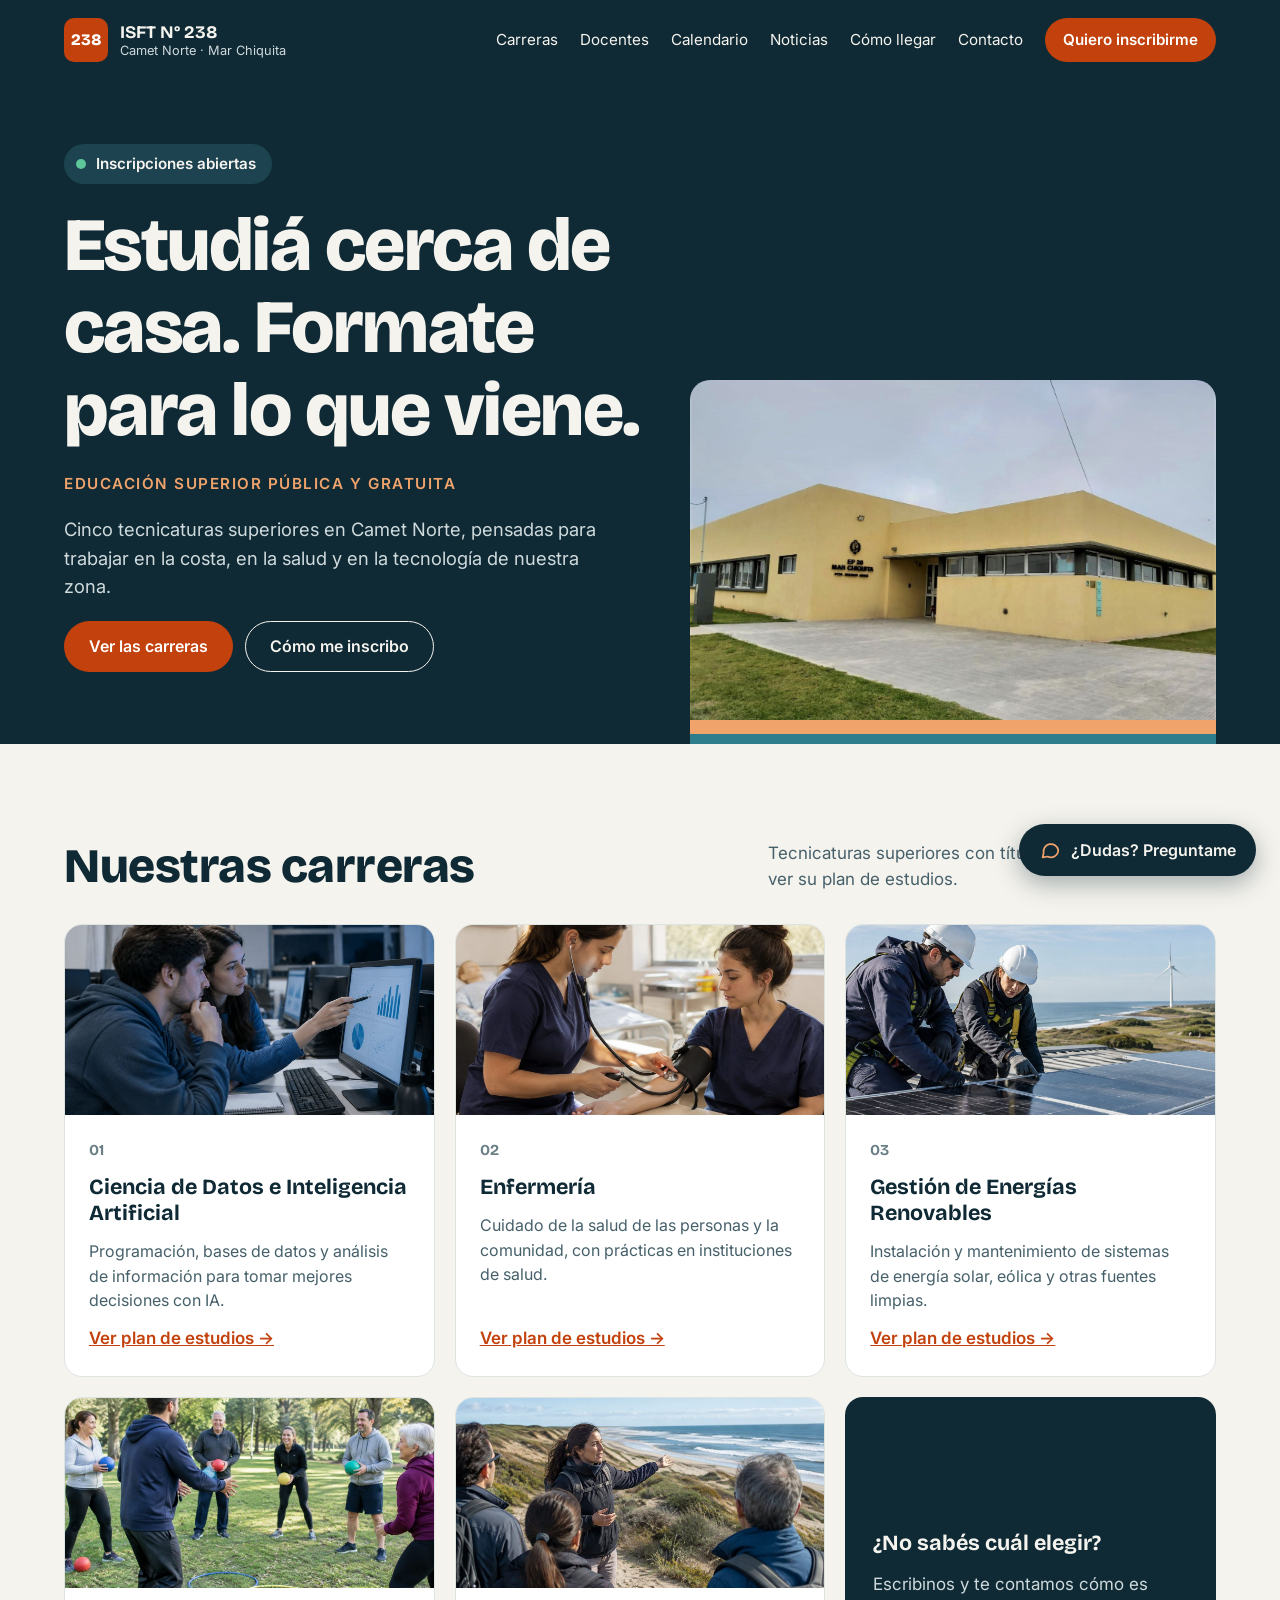
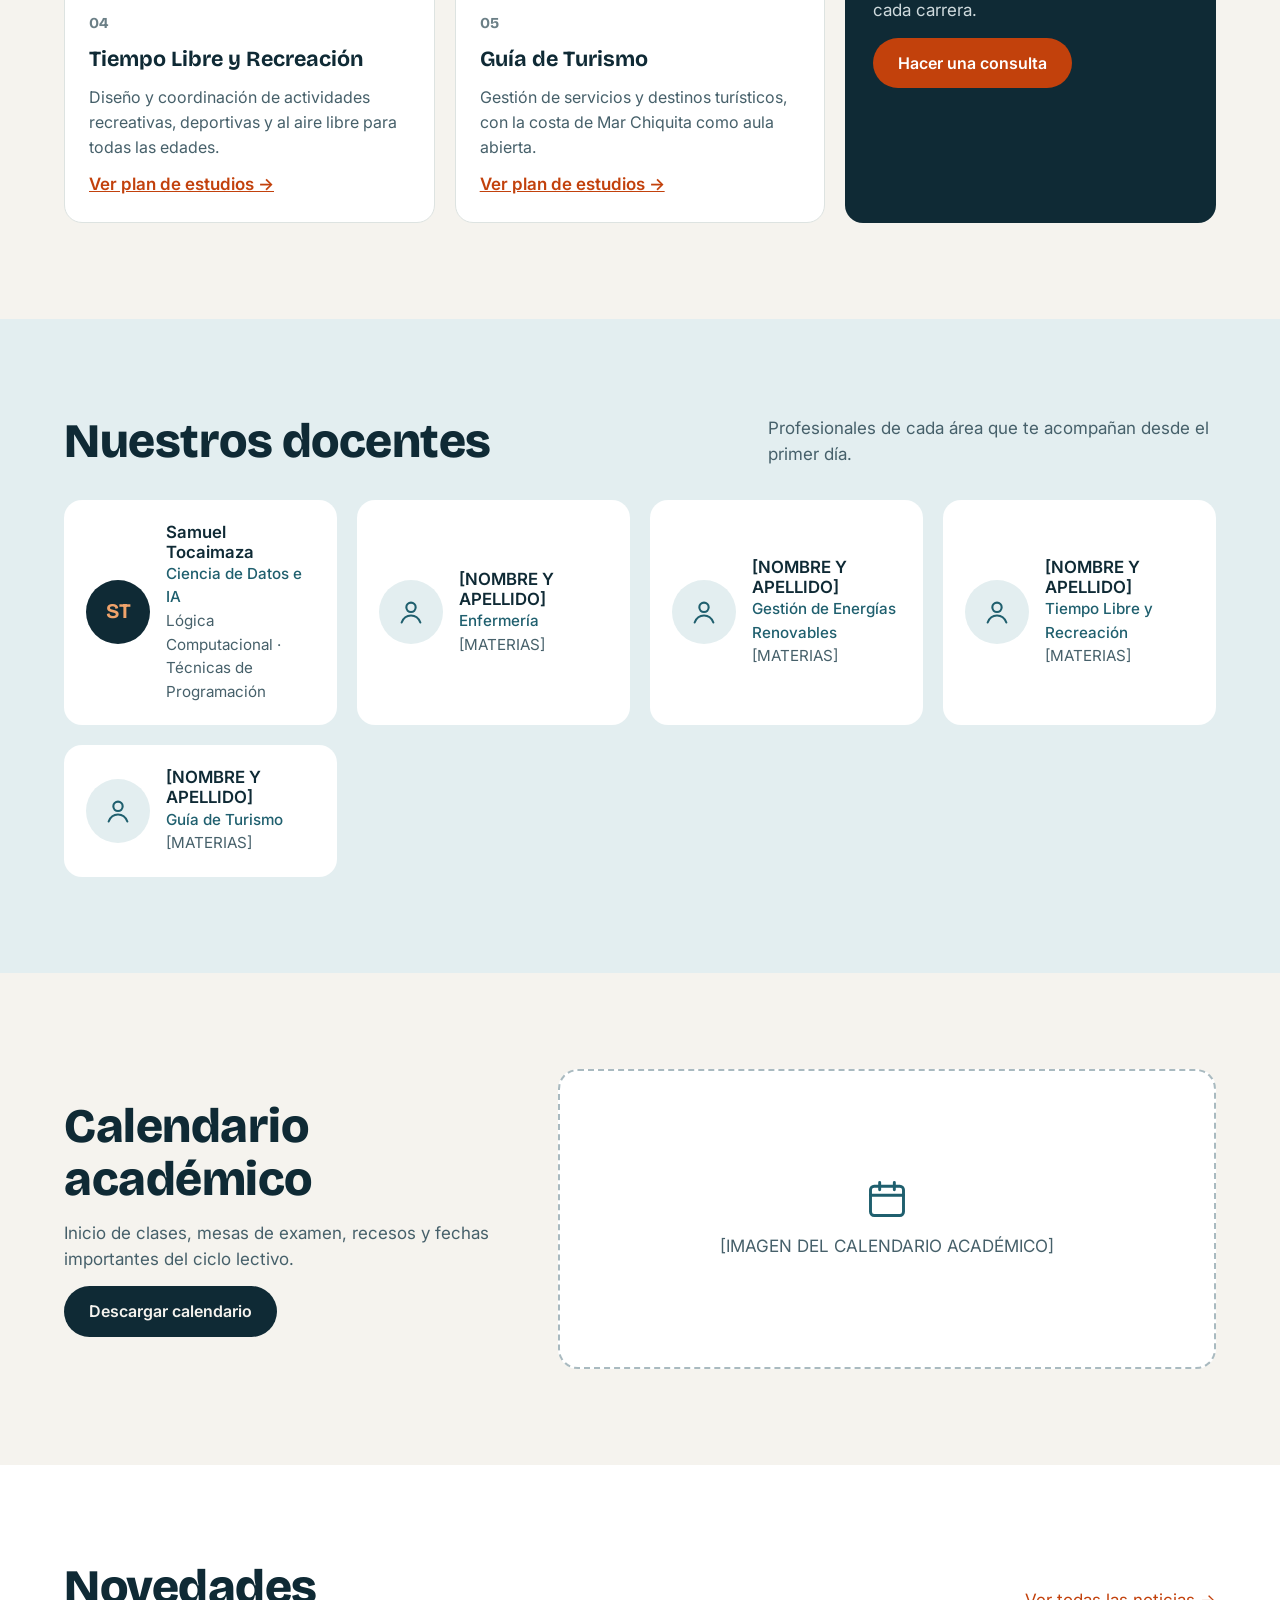
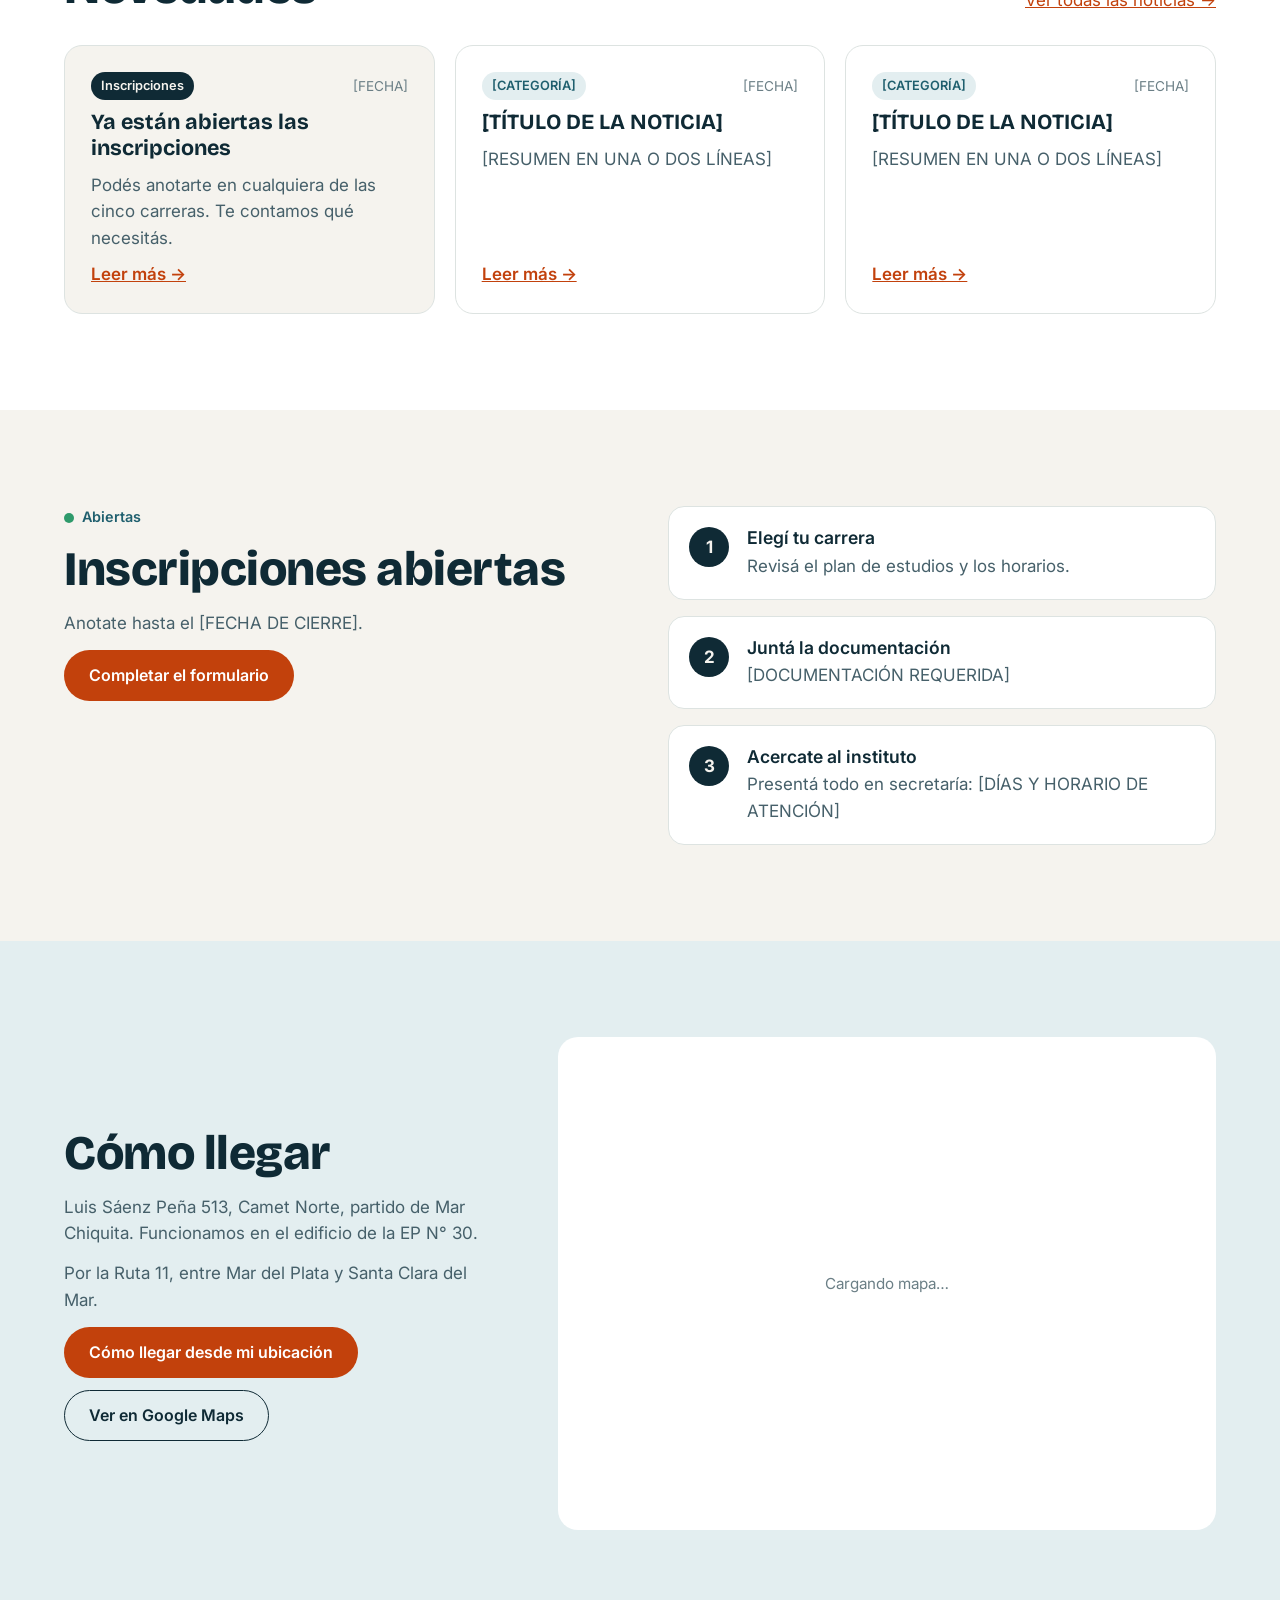
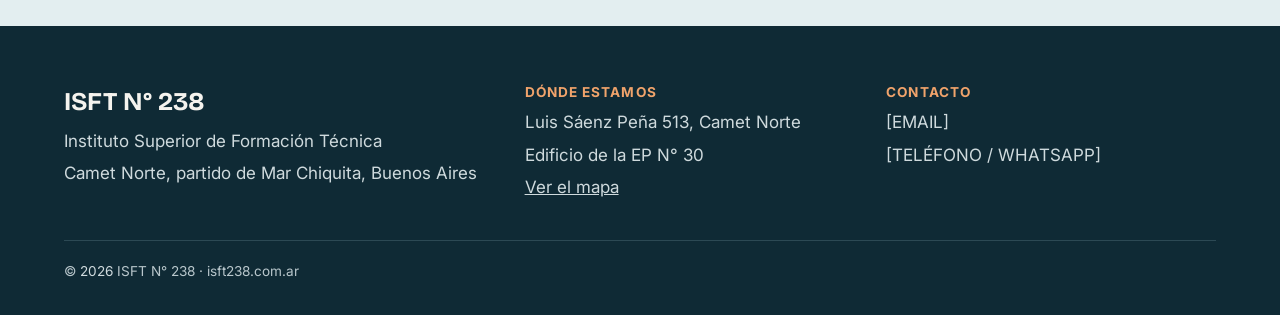
<file: index.html>
<!DOCTYPE html>
<html lang="es">
<head>
  <meta charset="UTF-8">
  <!-- viewport: clave para que el sitio se adapte al ancho del celular -->
  <meta name="viewport" content="width=device-width, initial-scale=1">
  <title>ISFT N° 238 · Carreras 2026 · Camet Norte</title>
  <meta name="description" content="Instituto Superior de Formación Técnica N° 238 de Camet Norte, Mar Chiquita. Cinco tecnicaturas superiores. Inscripciones abiertas.">
  <meta name="theme-color" content="#0F2A35">

  <!-- Tipografías de Google Fonts -->
  <link rel="preconnect" href="https://fonts.googleapis.com">
  <link rel="preconnect" href="https://fonts.gstatic.com" crossorigin>
  <link href="https://fonts.googleapis.com/css2?family=Bricolage+Grotesque:opsz,wght@12..96,700;12..96,800&family=Inter:wght@400;500;600;700&display=swap" rel="stylesheet">

  <!-- Nuestros estilos y nuestro JavaScript (defer = espera a que cargue el HTML) -->
  <link rel="stylesheet" href="css/estilos.css">
  <script src="js/main.js" defer></script>
  <script src="js/chatbot.js" defer></script>
</head>
<body>
  <a class="saltar" href="#contenido">Saltar al contenido</a>

  <!-- ===== ENCABEZADO (queda fijo arriba) ===== -->
  <header class="encabezado">
    <div class="contenedor encabezado__interior">
      <div class="encabezado__barra">
        <a class="marca" href="index.html" aria-label="ISFT N° 238, ir al inicio">
          <span class="marca__logo" aria-hidden="true">238</span>
          <span class="marca__texto"><strong>ISFT N° 238</strong><span>Camet Norte · Mar Chiquita</span></span>
        </a>
        <!-- Botón hamburguesa (solo celulares y tablets). main.js lo hace funcionar -->
        <button class="menu-boton" type="button" aria-expanded="false" aria-controls="menu-principal" aria-label="Abrir menú">
          <svg class="icono-abrir" aria-hidden="true" viewBox="0 0 24 24" fill="none" stroke="currentColor" stroke-width="2" stroke-linecap="round"><path d="M4 7h16M4 12h16M4 17h16"/></svg>
          <svg class="icono-cerrar" aria-hidden="true" viewBox="0 0 24 24" fill="none" stroke="currentColor" stroke-width="2" stroke-linecap="round"><path d="M6 6l12 12M18 6L6 18"/></svg>
        </button>
      </div>
      <nav class="menu" id="menu-principal" aria-label="Principal">
        <ul>
          <li><a href="#carreras">Carreras</a></li>
          <li><a href="#docentes">Docentes</a></li>
          <li><a href="#calendario">Calendario</a></li>
          <li><a href="#noticias">Noticias</a></li>
          <li><a href="#como-llegar">Cómo llegar</a></li>
          <li><a href="#contacto">Contacto</a></li>
          <li><a class="boton boton--primario" href="index.html#inscripcion">Quiero inscribirme</a></li>
        </ul>
      </nav>
    </div>
  </header>

  <main id="contenido">

    <!-- ===== PORTADA ===== -->
    <section class="portada" aria-labelledby="titulo-portada">
      <div class="contenedor portada__grilla">
        <div class="portada__texto">
          <a class="pildora" href="#inscripcion">Inscripciones abiertas</a>
          <h1 id="titulo-portada">Estudiá cerca de casa. Formate para lo que viene.</h1>
          <p class="portada__lema">Educación superior pública y gratuita</p>
          <p class="portada__bajada">Cinco tecnicaturas superiores en Camet Norte, pensadas para trabajar en la costa, en la salud y en la tecnología de nuestra zona.</p>
          <div class="botones">
            <a class="boton boton--primario" href="#carreras">Ver las carreras</a>
            <a class="boton boton--contorno-claro" href="#inscripcion">Cómo me inscribo</a>
          </div>
        </div>
        <div class="portada__foto">
          <img src="img/edificio.jpg" alt="Frente del edificio de la EP N° 30, donde funciona el ISFT 238" width="800" height="600">
          <div class="horizonte" aria-hidden="true"></div>
          <div class="horizonte" aria-hidden="true"></div>
        </div>
      </div>
    </section>

    <!-- ===== CARRERAS ===== -->
    <section class="seccion" id="carreras" aria-labelledby="titulo-carreras">
      <div class="contenedor">
        <div class="seccion__cabecera">
          <h2 id="titulo-carreras">Nuestras carreras</h2>
          <p>Tecnicaturas superiores con título oficial. Elegí una para ver su plan de estudios.</p>
        </div>
        <div class="grilla" style="--min: 300px">
          <article class="tarjeta">
            <img class="tarjeta__foto" src="img/datos.jpg" alt="Dos estudiantes analizan gráficos en una computadora" width="600" height="400" loading="lazy">
            <div class="tarjeta__cuerpo">
              <span class="tarjeta__numero">01</span>
              <h3>Ciencia de Datos e Inteligencia Artificial</h3>
              <p>Programación, bases de datos y análisis de información para tomar mejores decisiones con IA.</p>
              <a class="tarjeta__enlace" href="carreras/ciencia-de-datos.html">Ver plan de estudios →</a>
            </div>
          </article>
          <article class="tarjeta">
            <img class="tarjeta__foto" src="img/enfermeria.jpg" alt="Estudiantes de enfermería practican la toma de presión" width="600" height="400" loading="lazy">
            <div class="tarjeta__cuerpo">
              <span class="tarjeta__numero">02</span>
              <h3>Enfermería</h3>
              <p>Cuidado de la salud de las personas y la comunidad, con prácticas en instituciones de salud.</p>
              <a class="tarjeta__enlace" href="carreras/enfermeria.html">Ver plan de estudios →</a>
            </div>
          </article>
          <article class="tarjeta">
            <img class="tarjeta__foto" src="img/energias.jpg" alt="Técnicos revisan paneles solares frente al mar" width="600" height="400" loading="lazy">
            <div class="tarjeta__cuerpo">
              <span class="tarjeta__numero">03</span>
              <h3>Gestión de Energías Renovables</h3>
              <p>Instalación y mantenimiento de sistemas de energía solar, eólica y otras fuentes limpias.</p>
              <a class="tarjeta__enlace" href="carreras/energias-renovables.html">Ver plan de estudios →</a>
            </div>
          </article>
          <article class="tarjeta">
            <img class="tarjeta__foto" src="img/recreacion.jpg" alt="Grupo haciendo una actividad recreativa con pelotas en un parque" width="600" height="400" loading="lazy">
            <div class="tarjeta__cuerpo">
              <span class="tarjeta__numero">04</span>
              <h3>Tiempo Libre y Recreación</h3>
              <p>Diseño y coordinación de actividades recreativas, deportivas y al aire libre para todas las edades.</p>
              <a class="tarjeta__enlace" href="carreras/tiempo-libre-y-recreacion.html">Ver plan de estudios →</a>
            </div>
          </article>
          <article class="tarjeta">
            <img class="tarjeta__foto" src="img/turismo.jpg" alt="Guía de turismo con un grupo en los médanos frente al mar" width="600" height="400" loading="lazy">
            <div class="tarjeta__cuerpo">
              <span class="tarjeta__numero">05</span>
              <h3>Guía de Turismo</h3>
              <p>Gestión de servicios y destinos turísticos, con la costa de Mar Chiquita como aula abierta.</p>
              <a class="tarjeta__enlace" href="carreras/guia-de-turismo.html">Ver plan de estudios →</a>
            </div>
          </article>
          <div class="tarjeta tarjeta--oscura">
            <h3>¿No sabés cuál elegir?</h3>
            <p>Escribinos y te contamos cómo es cada carrera.</p>
            <a class="boton boton--primario" href="#contacto">Hacer una consulta</a>
          </div>
        </div>
      </div>
    </section>

    <!-- ===== DOCENTES ===== -->
    <section class="seccion seccion--celeste" id="docentes" aria-labelledby="titulo-docentes">
      <div class="contenedor">
        <div class="seccion__cabecera">
          <h2 id="titulo-docentes">Nuestros docentes</h2>
          <p>Profesionales de cada área que te acompañan desde el primer día.</p>
        </div>
        <div class="grilla" style="--min: 250px">
          <article class="docente">
            <span class="docente__avatar docente__avatar--lleno" aria-hidden="true">ST</span>
            <div>
              <h3>Samuel Tocaimaza</h3>
              <p class="docente__carrera">Ciencia de Datos e IA</p>
              <p class="docente__materias">Lógica Computacional · Técnicas de Programación</p>
            </div>
          </article>
          <article class="docente">
            <span class="docente__avatar" aria-hidden="true"><svg aria-hidden="true" viewBox="0 0 24 24" fill="none" stroke="currentColor" stroke-width="1.8" stroke-linecap="round" stroke-linejoin="round"><circle cx="12" cy="8" r="4"/><path d="M4 21c1.5-4 4.5-6 8-6s6.5 2 8 6"/></svg></span>
            <div>
              <h3>[NOMBRE Y APELLIDO]</h3>
              <p class="docente__carrera">Enfermería</p>
              <p class="docente__materias">[MATERIAS]</p>
            </div>
          </article>
          <article class="docente">
            <span class="docente__avatar" aria-hidden="true"><svg aria-hidden="true" viewBox="0 0 24 24" fill="none" stroke="currentColor" stroke-width="1.8" stroke-linecap="round" stroke-linejoin="round"><circle cx="12" cy="8" r="4"/><path d="M4 21c1.5-4 4.5-6 8-6s6.5 2 8 6"/></svg></span>
            <div>
              <h3>[NOMBRE Y APELLIDO]</h3>
              <p class="docente__carrera">Gestión de Energías Renovables</p>
              <p class="docente__materias">[MATERIAS]</p>
            </div>
          </article>
          <article class="docente">
            <span class="docente__avatar" aria-hidden="true"><svg aria-hidden="true" viewBox="0 0 24 24" fill="none" stroke="currentColor" stroke-width="1.8" stroke-linecap="round" stroke-linejoin="round"><circle cx="12" cy="8" r="4"/><path d="M4 21c1.5-4 4.5-6 8-6s6.5 2 8 6"/></svg></span>
            <div>
              <h3>[NOMBRE Y APELLIDO]</h3>
              <p class="docente__carrera">Tiempo Libre y Recreación</p>
              <p class="docente__materias">[MATERIAS]</p>
            </div>
          </article>
          <article class="docente">
            <span class="docente__avatar" aria-hidden="true"><svg aria-hidden="true" viewBox="0 0 24 24" fill="none" stroke="currentColor" stroke-width="1.8" stroke-linecap="round" stroke-linejoin="round"><circle cx="12" cy="8" r="4"/><path d="M4 21c1.5-4 4.5-6 8-6s6.5 2 8 6"/></svg></span>
            <div>
              <h3>[NOMBRE Y APELLIDO]</h3>
              <p class="docente__carrera">Guía de Turismo</p>
              <p class="docente__materias">[MATERIAS]</p>
            </div>
          </article>
        </div>
      </div>
    </section>

    <!-- ===== CALENDARIO ACADÉMICO ===== -->
    <section class="seccion" id="calendario" aria-labelledby="titulo-calendario">
      <div class="contenedor dos-columnas dos-columnas--angosta-izq">
        <div class="texto-carrera">
          <h2 id="titulo-calendario">Calendario académico</h2>
          <p>Inicio de clases, mesas de examen, recesos y fechas importantes del ciclo lectivo.</p>
          <div><a class="boton boton--oscuro" href="#">Descargar calendario</a></div>
        </div>
        <!-- Cuando tengamos la imagen, reemplazar este bloque por:
             <img src="img/calendario.jpg" alt="Calendario académico 2027"> -->
        <div class="reservado" role="img" aria-label="Lugar para la imagen del calendario académico">
          <svg aria-hidden="true" viewBox="0 0 24 24" fill="none" stroke="currentColor" stroke-width="1.6" stroke-linecap="round" stroke-linejoin="round"><rect x="3" y="5" width="18" height="16" rx="2"/><path d="M3 10h18M8 3v4M16 3v4"/></svg>
          [IMAGEN DEL CALENDARIO ACADÉMICO]
        </div>
      </div>
    </section>

    <!-- ===== NOVEDADES ===== -->
    <section class="seccion seccion--blanca" id="noticias" aria-labelledby="titulo-noticias">
      <div class="contenedor">
        <div class="seccion__cabecera">
          <h2 id="titulo-noticias">Novedades</h2>
          <a href="#">Ver todas las noticias →</a>
        </div>
        <div class="grilla">
          <article class="tarjeta noticia noticia--destacada">
            <div class="noticia__meta"><span class="noticia__categoria">Inscripciones</span><span class="noticia__fecha">[FECHA]</span></div>
            <h3>Ya están abiertas las inscripciones</h3>
            <p>Podés anotarte en cualquiera de las cinco carreras. Te contamos qué necesitás.</p>
            <a class="tarjeta__enlace" href="#inscripcion">Leer más →</a>
          </article>
          <article class="tarjeta noticia">
            <div class="noticia__meta"><span class="noticia__categoria">[CATEGORÍA]</span><span class="noticia__fecha">[FECHA]</span></div>
            <h3>[TÍTULO DE LA NOTICIA]</h3>
            <p>[RESUMEN EN UNA O DOS LÍNEAS]</p>
            <a class="tarjeta__enlace" href="#">Leer más →</a>
          </article>
          <article class="tarjeta noticia">
            <div class="noticia__meta"><span class="noticia__categoria">[CATEGORÍA]</span><span class="noticia__fecha">[FECHA]</span></div>
            <h3>[TÍTULO DE LA NOTICIA]</h3>
            <p>[RESUMEN EN UNA O DOS LÍNEAS]</p>
            <a class="tarjeta__enlace" href="#">Leer más →</a>
          </article>
        </div>
      </div>
    </section>

    <!-- ===== INSCRIPCIÓN ===== -->
    <section class="seccion" id="inscripcion" aria-labelledby="titulo-inscripcion">
      <div class="contenedor dos-columnas dos-columnas--arriba">
        <div class="texto-carrera">
          <span class="estado">Abiertas</span>
          <h2 id="titulo-inscripcion">Inscripciones abiertas</h2>
          <p>Anotate hasta el [FECHA DE CIERRE].</p>
          <div><a class="boton boton--primario" href="#">Completar el formulario</a></div>
        </div>
        <ol class="pasos">
          <li class="paso"><span class="paso__numero" aria-hidden="true">1</span><div><h3>Elegí tu carrera</h3><p>Revisá el plan de estudios y los horarios.</p></div></li>
          <li class="paso"><span class="paso__numero" aria-hidden="true">2</span><div><h3>Juntá la documentación</h3><p>[DOCUMENTACIÓN REQUERIDA]</p></div></li>
          <li class="paso"><span class="paso__numero" aria-hidden="true">3</span><div><h3>Acercate al instituto</h3><p>Presentá todo en secretaría: [DÍAS Y HORARIO DE ATENCIÓN]</p></div></li>
        </ol>
      </div>
    </section>

    <!-- ===== CÓMO LLEGAR ===== -->
    <section class="seccion seccion--celeste" id="como-llegar" aria-labelledby="titulo-llegar">
      <div class="contenedor dos-columnas dos-columnas--angosta-izq">
        <div class="texto-carrera">
          <h2 id="titulo-llegar">Cómo llegar</h2>
          <p>Luis Sáenz Peña 513, Camet Norte, partido de Mar Chiquita. Funcionamos en el edificio de la EP N° 30.</p>
          <p>Por la Ruta 11, entre Mar del Plata y Santa Clara del Mar.</p>
          <div class="botones">
            <a class="boton boton--primario" href="https://www.google.com/maps/dir/?api=1&amp;destination=-37.8210,-57.4962" target="_blank" rel="noopener">Cómo llegar desde mi ubicación</a>
            <a class="boton boton--contorno" href="https://www.google.com/maps/search/?api=1&amp;query=-37.8210,-57.4962" target="_blank" rel="noopener">Ver en Google Maps</a>
          </div>
        </div>
        <!-- Mapa de Google incrustado. loading="lazy" = se carga recién cuando se ve -->
        <div class="mapa">
          <p class="mapa__cargando">Cargando mapa…</p>
          <iframe title="Mapa: ubicación del ISFT N° 238 en Camet Norte" src="https://www.google.com/maps?q=-37.8210,-57.4962&amp;z=16&amp;output=embed" loading="lazy" referrerpolicy="no-referrer-when-downgrade" allowfullscreen></iframe>
        </div>
      </div>
    </section>

  </main>

  <!-- ===== PIE DE PÁGINA ===== -->
  <footer class="pie" id="contacto">
    <div class="contenedor">
      <div class="pie__columnas">
        <div>
          <strong class="pie__nombre">ISFT N° 238</strong>
          <span>Instituto Superior de Formación Técnica</span>
          <span>Camet Norte, partido de Mar Chiquita, Buenos Aires</span>
        </div>
        <div>
          <strong class="pie__titulo">Dónde estamos</strong>
          <span>Luis Sáenz Peña 513, Camet Norte</span>
          <span>Edificio de la EP N° 30</span>
          <a href="index.html#como-llegar">Ver el mapa</a>
        </div>
        <div>
          <strong class="pie__titulo">Contacto</strong>
          <span>[EMAIL]</span>
          <span>[TELÉFONO / WHATSAPP]</span>
        </div>
      </div>
      <p class="pie__legal">© <span data-anio>2026</span> ISFT N° 238 · isft238.com.ar</p>
    </div>
  </footer>

  <!-- Chatbot: lo arma js/chatbot.js -->
  <div id="chatbot"></div>
</body>
</html>
</file>
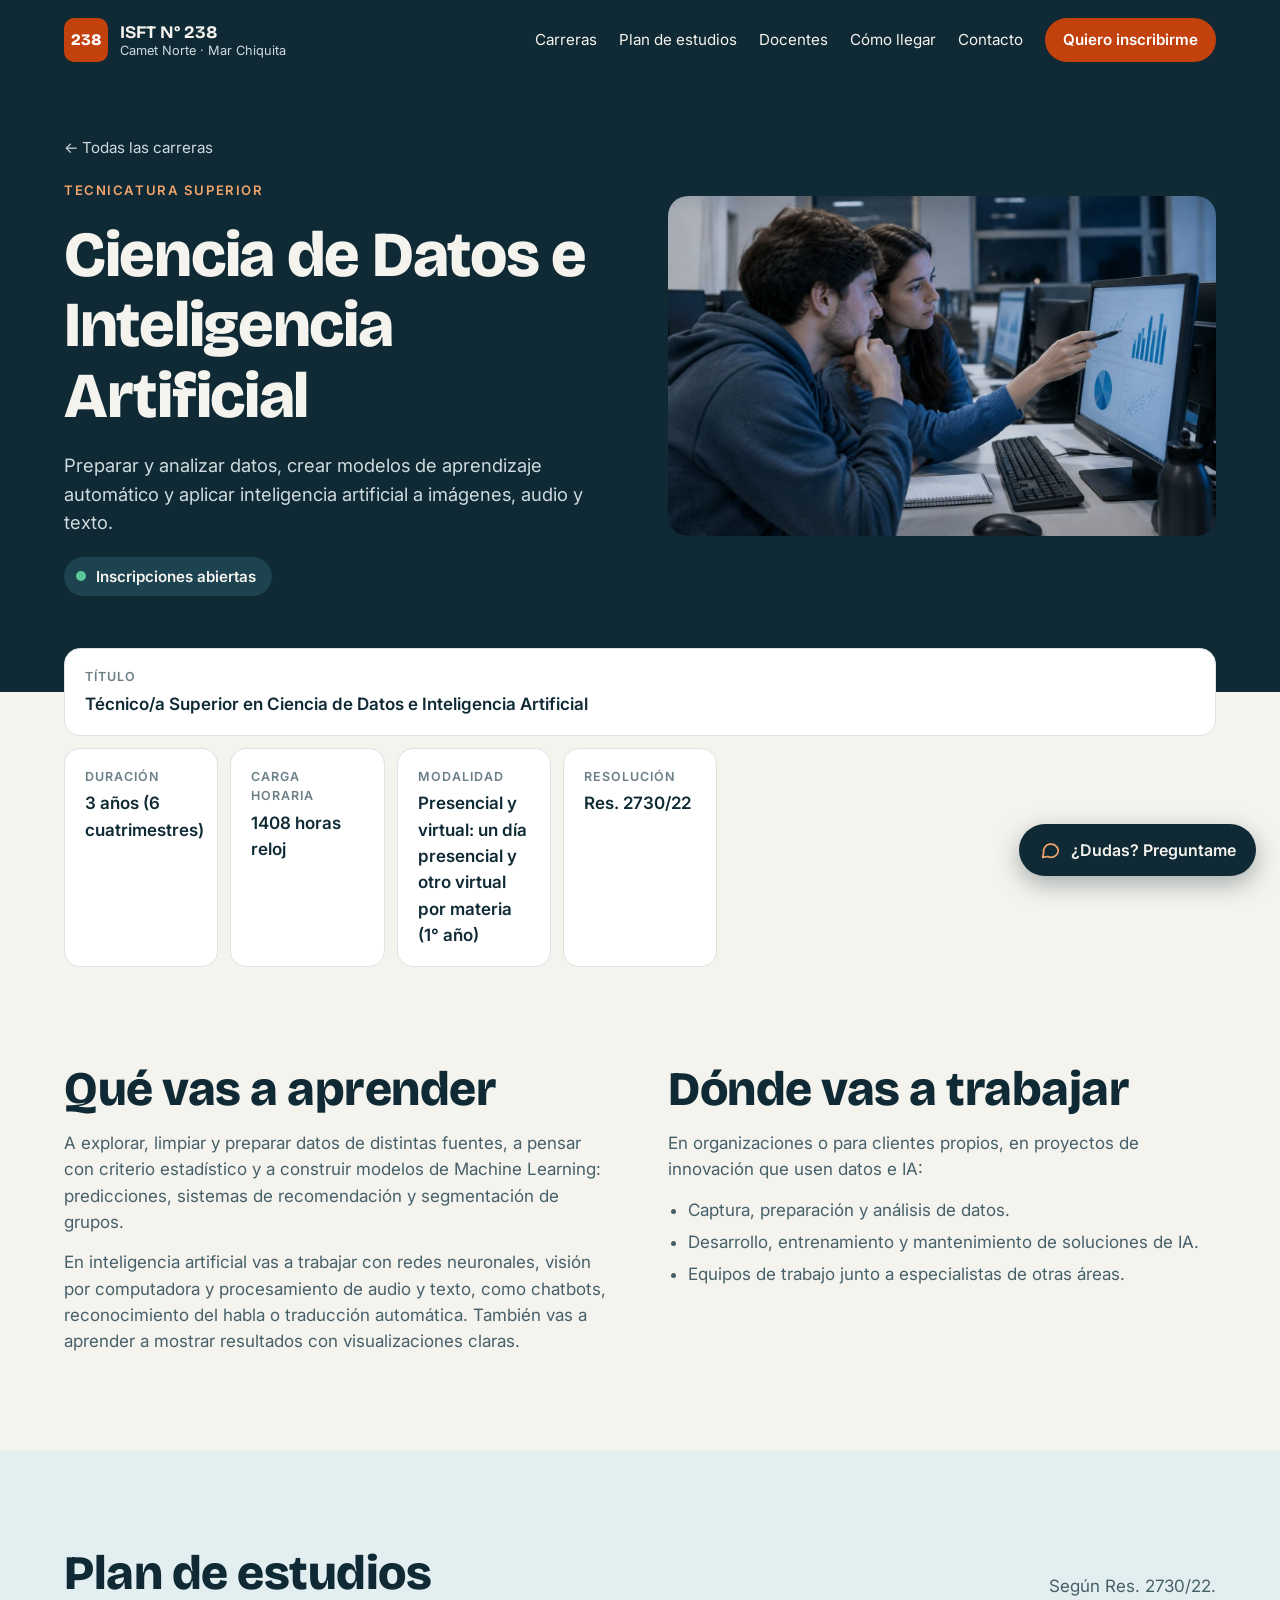
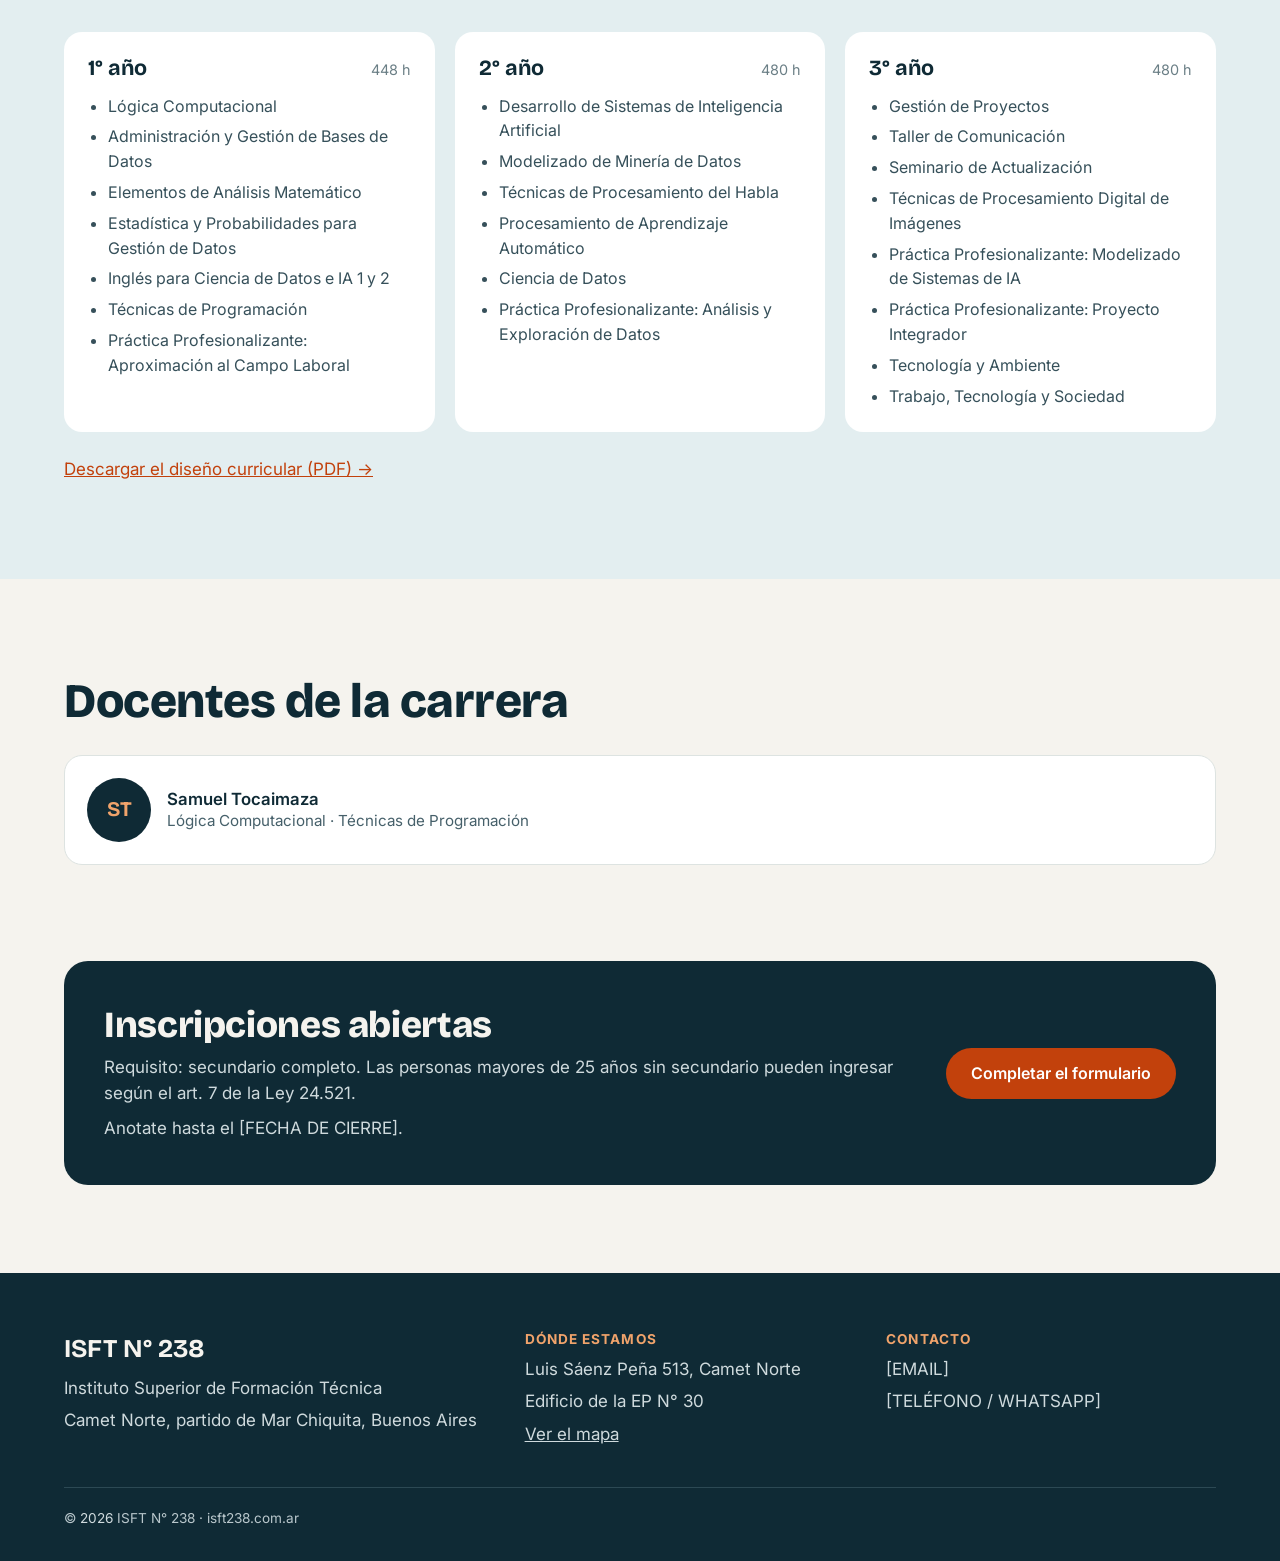
<file: carreras/ciencia-de-datos.html>
<!DOCTYPE html>
<html lang="es">
<head>
  <meta charset="UTF-8">
  <!-- viewport: clave para que el sitio se adapte al ancho del celular -->
  <meta name="viewport" content="width=device-width, initial-scale=1">
  <title>Ciencia de Datos e Inteligencia Artificial · ISFT N° 238</title>
  <meta name="description" content="Tecnicatura Superior en Ciencia de Datos e Inteligencia Artificial en el ISFT N° 238 de Camet Norte: título, plan de estudios y salida laboral.">
  <meta name="theme-color" content="#0F2A35">

  <!-- Tipografías de Google Fonts -->
  <link rel="preconnect" href="https://fonts.googleapis.com">
  <link rel="preconnect" href="https://fonts.gstatic.com" crossorigin>
  <link href="https://fonts.googleapis.com/css2?family=Bricolage+Grotesque:opsz,wght@12..96,700;12..96,800&family=Inter:wght@400;500;600;700&display=swap" rel="stylesheet">

  <!-- Nuestros estilos y nuestro JavaScript (defer = espera a que cargue el HTML) -->
  <link rel="stylesheet" href="../css/estilos.css">
  <script src="../js/main.js" defer></script>
  <script src="../js/chatbot.js" defer></script>
</head>
<body>
  <a class="saltar" href="#contenido">Saltar al contenido</a>

  <!-- ===== ENCABEZADO (queda fijo arriba) ===== -->
  <header class="encabezado">
    <div class="contenedor encabezado__interior">
      <div class="encabezado__barra">
        <a class="marca" href="../index.html" aria-label="ISFT N° 238, ir al inicio">
          <span class="marca__logo" aria-hidden="true">238</span>
          <span class="marca__texto"><strong>ISFT N° 238</strong><span>Camet Norte · Mar Chiquita</span></span>
        </a>
        <!-- Botón hamburguesa (solo celulares y tablets). main.js lo hace funcionar -->
        <button class="menu-boton" type="button" aria-expanded="false" aria-controls="menu-principal" aria-label="Abrir menú">
          <svg class="icono-abrir" aria-hidden="true" viewBox="0 0 24 24" fill="none" stroke="currentColor" stroke-width="2" stroke-linecap="round"><path d="M4 7h16M4 12h16M4 17h16"/></svg>
          <svg class="icono-cerrar" aria-hidden="true" viewBox="0 0 24 24" fill="none" stroke="currentColor" stroke-width="2" stroke-linecap="round"><path d="M6 6l12 12M18 6L6 18"/></svg>
        </button>
      </div>
      <nav class="menu" id="menu-principal" aria-label="Principal">
        <ul>
          <li><a href="../index.html#carreras">Carreras</a></li>
          <li><a href="#plan">Plan de estudios</a></li>
          <li><a href="#docentes">Docentes</a></li>
          <li><a href="../index.html#como-llegar">Cómo llegar</a></li>
          <li><a href="#contacto">Contacto</a></li>
          <li><a class="boton boton--primario" href="../index.html#inscripcion">Quiero inscribirme</a></li>
        </ul>
      </nav>
    </div>
  </header>

  <main id="contenido">

    <!-- ===== PORTADA DE LA CARRERA ===== -->
    <section class="carrera-portada" aria-labelledby="titulo-carrera">
      <div class="contenedor dos-columnas">
        <div class="portada__texto" style="padding-bottom: 0">
          <a class="volver" href="../index.html#carreras">← Todas las carreras</a>
          <p class="etiqueta">Tecnicatura Superior</p>
          <h1 id="titulo-carrera" style="font-size: clamp(2.1rem, 6vw, 4rem)">Ciencia de Datos e Inteligencia Artificial</h1>
          <p class="portada__bajada">Preparar y analizar datos, crear modelos de aprendizaje automático y aplicar inteligencia artificial a imágenes, audio y texto.</p>
          <a class="pildora" href="#inscripcion-carrera">Inscripciones abiertas</a>
        </div>
        <img src="../img/datos.jpg" alt="Dos estudiantes analizan gráficos en una computadora" width="800" height="533">
      </div>
    </section>

    <!-- ===== DATOS RÁPIDOS ===== -->
    <section aria-label="Datos de la carrera">
      <div class="contenedor">
        <div class="grilla datos">
          <div class="dato"><span>Título</span><strong>Técnico/a Superior en Ciencia de Datos e Inteligencia Artificial</strong></div>
          <div class="dato"><span>Duración</span><strong>3 años (6 cuatrimestres)</strong></div>
          <div class="dato"><span>Carga horaria</span><strong>1408 horas reloj</strong></div>
          <div class="dato"><span>Modalidad</span><strong>Presencial y virtual: un día presencial y otro virtual por materia (1° año)</strong></div>
          <div class="dato"><span>Resolución</span><strong>Res. 2730/22</strong></div>
        </div>
      </div>
    </section>

    <!-- ===== QUÉ VAS A APRENDER / DÓNDE VAS A TRABAJAR ===== -->
    <section class="seccion">
      <div class="contenedor dos-columnas dos-columnas--arriba">
        <div class="texto-carrera">
          <h2>Qué vas a aprender</h2>
          <p>A explorar, limpiar y preparar datos de distintas fuentes, a pensar con criterio estadístico y a construir modelos de Machine Learning: predicciones, sistemas de recomendación y segmentación de grupos.</p>
          <p>En inteligencia artificial vas a trabajar con redes neuronales, visión por computadora y procesamiento de audio y texto, como chatbots, reconocimiento del habla o traducción automática. También vas a aprender a mostrar resultados con visualizaciones claras.</p>
        </div>
        <div class="texto-carrera">
          <h2>Dónde vas a trabajar</h2>
          <p>En organizaciones o para clientes propios, en proyectos de innovación que usen datos e IA:</p>
          <ul>
            <li>Captura, preparación y análisis de datos.</li>
            <li>Desarrollo, entrenamiento y mantenimiento de soluciones de IA.</li>
            <li>Equipos de trabajo junto a especialistas de otras áreas.</li>
          </ul>
        </div>
      </div>
    </section>

    <!-- ===== PLAN DE ESTUDIOS ===== -->
    <section class="seccion seccion--celeste" id="plan" aria-labelledby="titulo-plan">
      <div class="contenedor">
        <div class="seccion__cabecera">
          <h2 id="titulo-plan">Plan de estudios</h2>
          <p>Según Res. 2730/22.</p>
        </div>
        <div class="grilla" style="--min: 300px">
          <div class="anio">
            <div class="anio__cabecera"><h3>1° año</h3><span class="anio__horas">448 h</span></div>
            <ul>
              <li>Lógica Computacional</li>
              <li>Administración y Gestión de Bases de Datos</li>
              <li>Elementos de Análisis Matemático</li>
              <li>Estadística y Probabilidades para Gestión de Datos</li>
              <li>Inglés para Ciencia de Datos e IA 1 y 2</li>
              <li>Técnicas de Programación</li>
              <li>Práctica Profesionalizante: Aproximación al Campo Laboral</li>
            </ul>
          </div>
          <div class="anio">
            <div class="anio__cabecera"><h3>2° año</h3><span class="anio__horas">480 h</span></div>
            <ul>
              <li>Desarrollo de Sistemas de Inteligencia Artificial</li>
              <li>Modelizado de Minería de Datos</li>
              <li>Técnicas de Procesamiento del Habla</li>
              <li>Procesamiento de Aprendizaje Automático</li>
              <li>Ciencia de Datos</li>
              <li>Práctica Profesionalizante: Análisis y Exploración de Datos</li>
            </ul>
          </div>
          <div class="anio">
            <div class="anio__cabecera"><h3>3° año</h3><span class="anio__horas">480 h</span></div>
            <ul>
              <li>Gestión de Proyectos</li>
              <li>Taller de Comunicación</li>
              <li>Seminario de Actualización</li>
              <li>Técnicas de Procesamiento Digital de Imágenes</li>
              <li>Práctica Profesionalizante: Modelizado de Sistemas de IA</li>
              <li>Práctica Profesionalizante: Proyecto Integrador</li>
              <li>Tecnología y Ambiente</li>
              <li>Trabajo, Tecnología y Sociedad</li>
            </ul>
          </div>
        </div>
        <p style="margin-top: 24px"><a href="#">Descargar el diseño curricular (PDF) →</a></p>
      </div>
    </section>

    <!-- ===== DOCENTES DE LA CARRERA ===== -->
    <section class="seccion" id="docentes" aria-labelledby="titulo-docentes">
      <div class="contenedor">
        <h2 id="titulo-docentes" style="margin-bottom: 28px">Docentes de la carrera</h2>
        <div class="grilla" style="--min: 260px">
          <article class="docente">
            <span class="docente__avatar docente__avatar--lleno" aria-hidden="true">ST</span>
            <div>
              <h3>Samuel Tocaimaza</h3>
              <p class="docente__materias">Lógica Computacional · Técnicas de Programación</p>
            </div>
          </article>
        </div>
      </div>
    </section>

    <!-- ===== INSCRIPCIÓN ===== -->
    <section id="inscripcion-carrera" style="padding-bottom: 88px">
      <div class="contenedor">
        <div class="banda">
          <div class="banda__texto">
            <h2 style="font-size: clamp(1.6rem, 3.4vw, 2.3rem)">Inscripciones abiertas</h2>
            <p>Requisito: secundario completo. Las personas mayores de 25 años sin secundario pueden ingresar según el art. 7 de la Ley 24.521.</p>
            <p>Anotate hasta el [FECHA DE CIERRE].</p>
          </div>
          <a class="boton boton--primario" href="#">Completar el formulario</a>
        </div>
      </div>
    </section>

  </main>

  <!-- ===== PIE DE PÁGINA ===== -->
  <footer class="pie" id="contacto">
    <div class="contenedor">
      <div class="pie__columnas">
        <div>
          <strong class="pie__nombre">ISFT N° 238</strong>
          <span>Instituto Superior de Formación Técnica</span>
          <span>Camet Norte, partido de Mar Chiquita, Buenos Aires</span>
        </div>
        <div>
          <strong class="pie__titulo">Dónde estamos</strong>
          <span>Luis Sáenz Peña 513, Camet Norte</span>
          <span>Edificio de la EP N° 30</span>
          <a href="../index.html#como-llegar">Ver el mapa</a>
        </div>
        <div>
          <strong class="pie__titulo">Contacto</strong>
          <span>[EMAIL]</span>
          <span>[TELÉFONO / WHATSAPP]</span>
        </div>
      </div>
      <p class="pie__legal">© <span data-anio>2026</span> ISFT N° 238 · isft238.com.ar</p>
    </div>
  </footer>

  <!-- Chatbot: lo arma js/chatbot.js -->
  <div id="chatbot"></div>
</body>
</html>
</file>
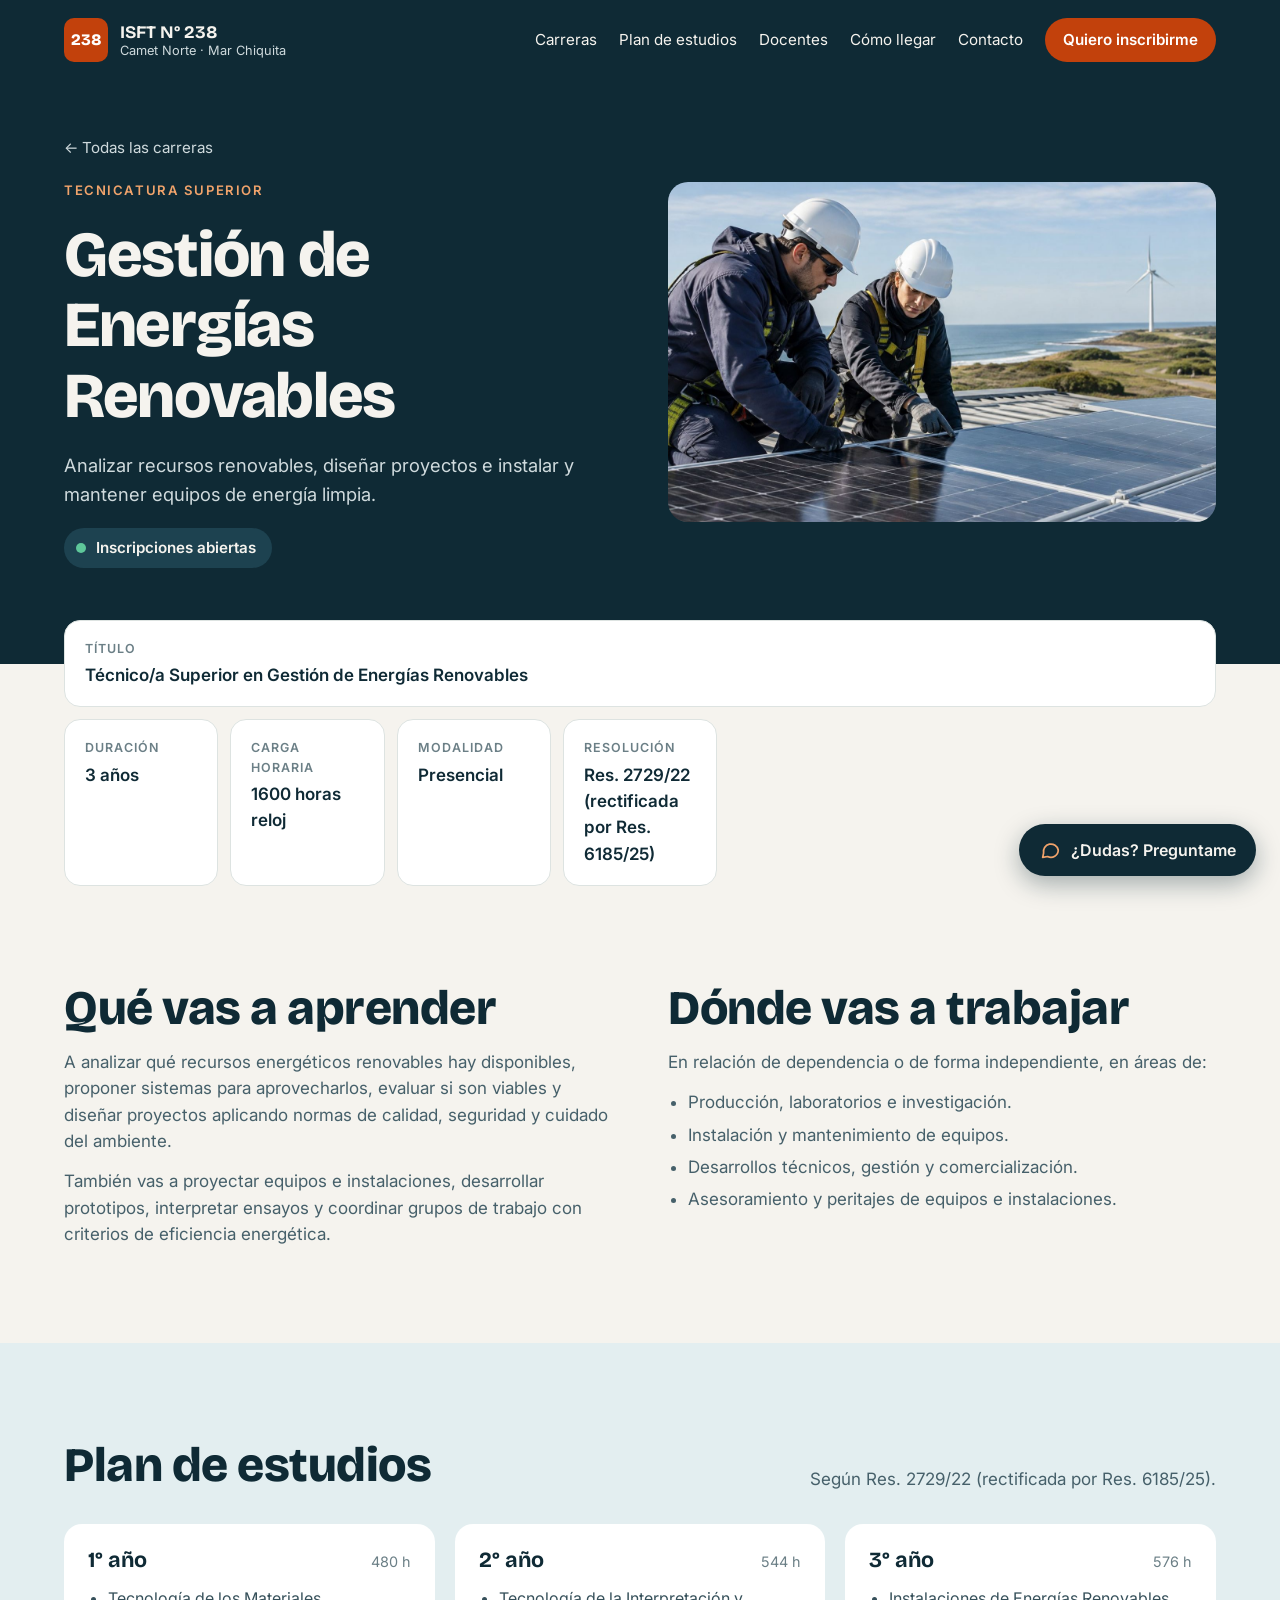
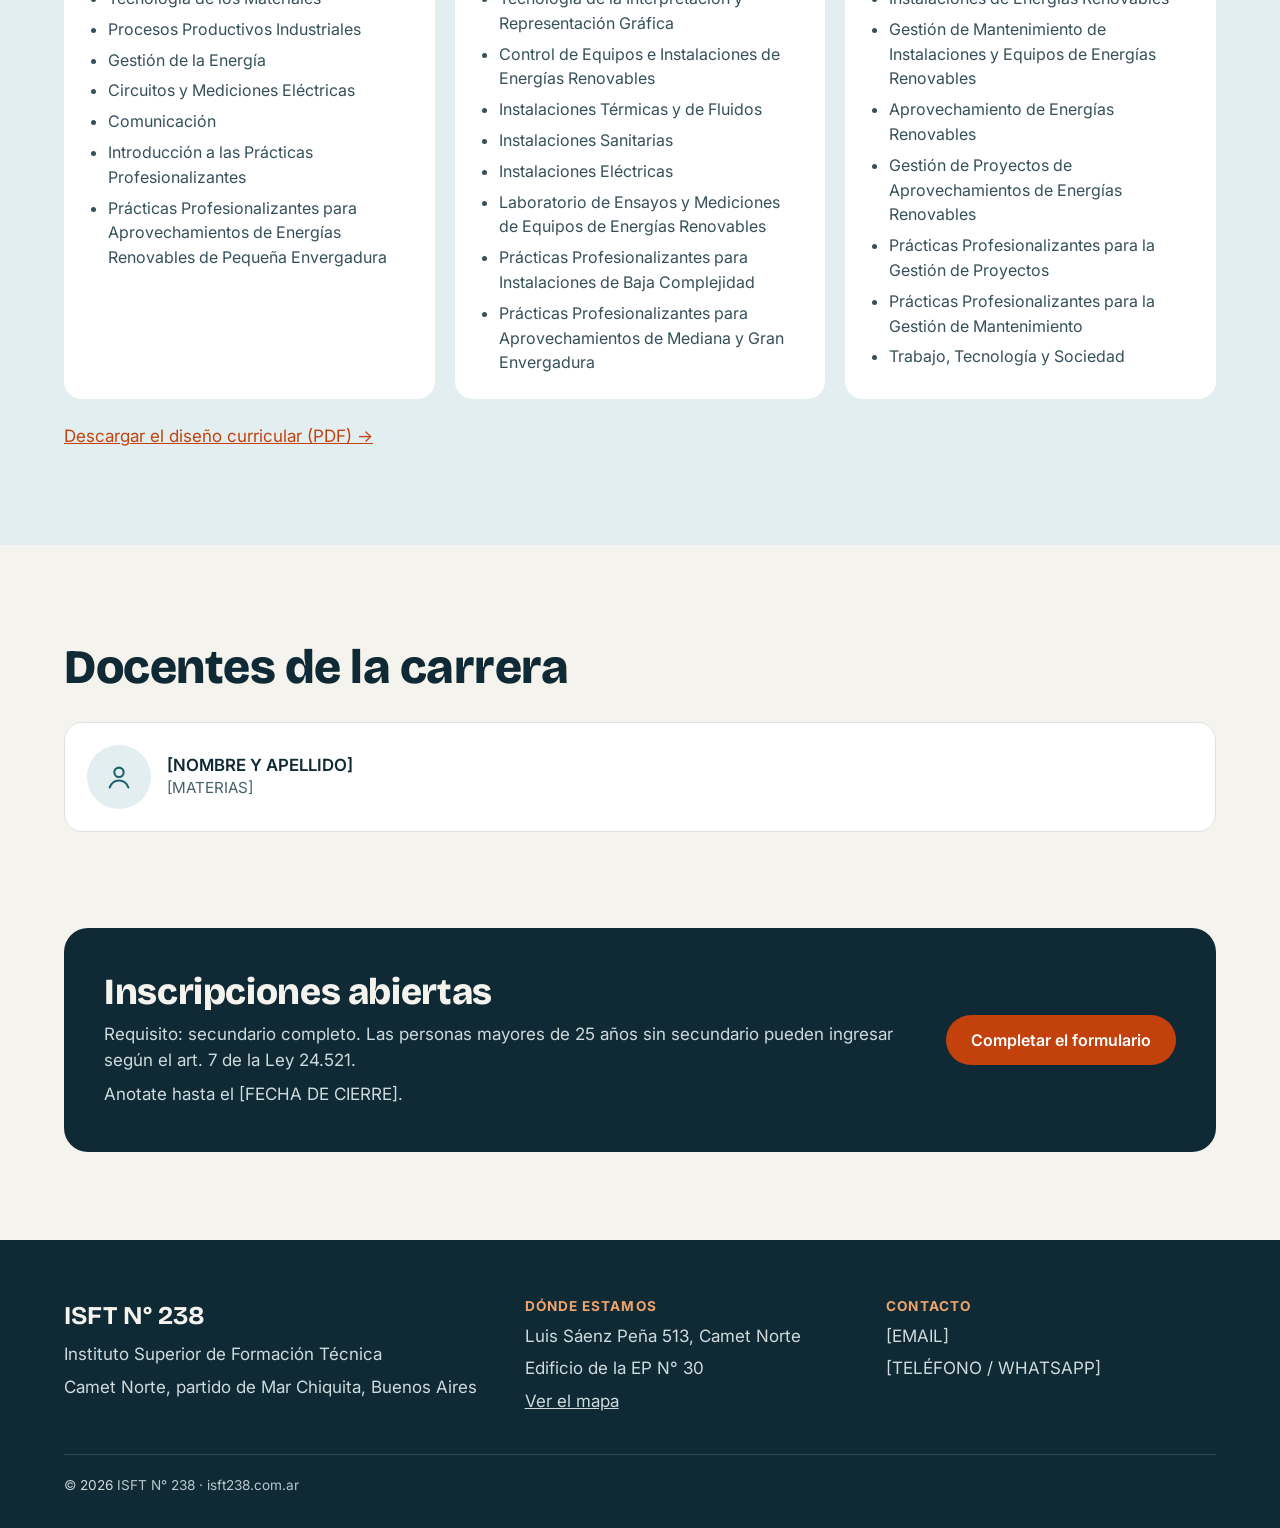
<file: carreras/energias-renovables.html>
<!DOCTYPE html>
<html lang="es">
<head>
  <meta charset="UTF-8">
  <!-- viewport: clave para que el sitio se adapte al ancho del celular -->
  <meta name="viewport" content="width=device-width, initial-scale=1">
  <title>Gestión de Energías Renovables · ISFT N° 238</title>
  <meta name="description" content="Tecnicatura Superior en Gestión de Energías Renovables en el ISFT N° 238 de Camet Norte: título, plan de estudios y salida laboral.">
  <meta name="theme-color" content="#0F2A35">

  <!-- Tipografías de Google Fonts -->
  <link rel="preconnect" href="https://fonts.googleapis.com">
  <link rel="preconnect" href="https://fonts.gstatic.com" crossorigin>
  <link href="https://fonts.googleapis.com/css2?family=Bricolage+Grotesque:opsz,wght@12..96,700;12..96,800&family=Inter:wght@400;500;600;700&display=swap" rel="stylesheet">

  <!-- Nuestros estilos y nuestro JavaScript (defer = espera a que cargue el HTML) -->
  <link rel="stylesheet" href="../css/estilos.css">
  <script src="../js/main.js" defer></script>
  <script src="../js/chatbot.js" defer></script>
</head>
<body>
  <a class="saltar" href="#contenido">Saltar al contenido</a>

  <!-- ===== ENCABEZADO (queda fijo arriba) ===== -->
  <header class="encabezado">
    <div class="contenedor encabezado__interior">
      <div class="encabezado__barra">
        <a class="marca" href="../index.html" aria-label="ISFT N° 238, ir al inicio">
          <span class="marca__logo" aria-hidden="true">238</span>
          <span class="marca__texto"><strong>ISFT N° 238</strong><span>Camet Norte · Mar Chiquita</span></span>
        </a>
        <!-- Botón hamburguesa (solo celulares y tablets). main.js lo hace funcionar -->
        <button class="menu-boton" type="button" aria-expanded="false" aria-controls="menu-principal" aria-label="Abrir menú">
          <svg class="icono-abrir" aria-hidden="true" viewBox="0 0 24 24" fill="none" stroke="currentColor" stroke-width="2" stroke-linecap="round"><path d="M4 7h16M4 12h16M4 17h16"/></svg>
          <svg class="icono-cerrar" aria-hidden="true" viewBox="0 0 24 24" fill="none" stroke="currentColor" stroke-width="2" stroke-linecap="round"><path d="M6 6l12 12M18 6L6 18"/></svg>
        </button>
      </div>
      <nav class="menu" id="menu-principal" aria-label="Principal">
        <ul>
          <li><a href="../index.html#carreras">Carreras</a></li>
          <li><a href="#plan">Plan de estudios</a></li>
          <li><a href="#docentes">Docentes</a></li>
          <li><a href="../index.html#como-llegar">Cómo llegar</a></li>
          <li><a href="#contacto">Contacto</a></li>
          <li><a class="boton boton--primario" href="../index.html#inscripcion">Quiero inscribirme</a></li>
        </ul>
      </nav>
    </div>
  </header>

  <main id="contenido">

    <!-- ===== PORTADA DE LA CARRERA ===== -->
    <section class="carrera-portada" aria-labelledby="titulo-carrera">
      <div class="contenedor dos-columnas">
        <div class="portada__texto" style="padding-bottom: 0">
          <a class="volver" href="../index.html#carreras">← Todas las carreras</a>
          <p class="etiqueta">Tecnicatura Superior</p>
          <h1 id="titulo-carrera" style="font-size: clamp(2.1rem, 6vw, 4rem)">Gestión de Energías Renovables</h1>
          <p class="portada__bajada">Analizar recursos renovables, diseñar proyectos e instalar y mantener equipos de energía limpia.</p>
          <a class="pildora" href="#inscripcion-carrera">Inscripciones abiertas</a>
        </div>
        <img src="../img/energias.jpg" alt="Técnicos revisan paneles solares frente al mar" width="800" height="533">
      </div>
    </section>

    <!-- ===== DATOS RÁPIDOS ===== -->
    <section aria-label="Datos de la carrera">
      <div class="contenedor">
        <div class="grilla datos">
          <div class="dato"><span>Título</span><strong>Técnico/a Superior en Gestión de Energías Renovables</strong></div>
          <div class="dato"><span>Duración</span><strong>3 años</strong></div>
          <div class="dato"><span>Carga horaria</span><strong>1600 horas reloj</strong></div>
          <div class="dato"><span>Modalidad</span><strong>Presencial</strong></div>
          <div class="dato"><span>Resolución</span><strong>Res. 2729/22 (rectificada por Res. 6185/25)</strong></div>
        </div>
      </div>
    </section>

    <!-- ===== QUÉ VAS A APRENDER / DÓNDE VAS A TRABAJAR ===== -->
    <section class="seccion">
      <div class="contenedor dos-columnas dos-columnas--arriba">
        <div class="texto-carrera">
          <h2>Qué vas a aprender</h2>
          <p>A analizar qué recursos energéticos renovables hay disponibles, proponer sistemas para aprovecharlos, evaluar si son viables y diseñar proyectos aplicando normas de calidad, seguridad y cuidado del ambiente.</p>
          <p>También vas a proyectar equipos e instalaciones, desarrollar prototipos, interpretar ensayos y coordinar grupos de trabajo con criterios de eficiencia energética.</p>
        </div>
        <div class="texto-carrera">
          <h2>Dónde vas a trabajar</h2>
          <p>En relación de dependencia o de forma independiente, en áreas de:</p>
          <ul>
            <li>Producción, laboratorios e investigación.</li>
            <li>Instalación y mantenimiento de equipos.</li>
            <li>Desarrollos técnicos, gestión y comercialización.</li>
            <li>Asesoramiento y peritajes de equipos e instalaciones.</li>
          </ul>
        </div>
      </div>
    </section>

    <!-- ===== PLAN DE ESTUDIOS ===== -->
    <section class="seccion seccion--celeste" id="plan" aria-labelledby="titulo-plan">
      <div class="contenedor">
        <div class="seccion__cabecera">
          <h2 id="titulo-plan">Plan de estudios</h2>
          <p>Según Res. 2729/22 (rectificada por Res. 6185/25).</p>
        </div>
        <div class="grilla" style="--min: 300px">
          <div class="anio">
            <div class="anio__cabecera"><h3>1° año</h3><span class="anio__horas">480 h</span></div>
            <ul>
              <li>Tecnología de los Materiales</li>
              <li>Procesos Productivos Industriales</li>
              <li>Gestión de la Energía</li>
              <li>Circuitos y Mediciones Eléctricas</li>
              <li>Comunicación</li>
              <li>Introducción a las Prácticas Profesionalizantes</li>
              <li>Prácticas Profesionalizantes para Aprovechamientos de Energías Renovables de Pequeña Envergadura</li>
            </ul>
          </div>
          <div class="anio">
            <div class="anio__cabecera"><h3>2° año</h3><span class="anio__horas">544 h</span></div>
            <ul>
              <li>Tecnología de la Interpretación y Representación Gráfica</li>
              <li>Control de Equipos e Instalaciones de Energías Renovables</li>
              <li>Instalaciones Térmicas y de Fluidos</li>
              <li>Instalaciones Sanitarias</li>
              <li>Instalaciones Eléctricas</li>
              <li>Laboratorio de Ensayos y Mediciones de Equipos de Energías Renovables</li>
              <li>Prácticas Profesionalizantes para Instalaciones de Baja Complejidad</li>
              <li>Prácticas Profesionalizantes para Aprovechamientos de Mediana y Gran Envergadura</li>
            </ul>
          </div>
          <div class="anio">
            <div class="anio__cabecera"><h3>3° año</h3><span class="anio__horas">576 h</span></div>
            <ul>
              <li>Instalaciones de Energías Renovables</li>
              <li>Gestión de Mantenimiento de Instalaciones y Equipos de Energías Renovables</li>
              <li>Aprovechamiento de Energías Renovables</li>
              <li>Gestión de Proyectos de Aprovechamientos de Energías Renovables</li>
              <li>Prácticas Profesionalizantes para la Gestión de Proyectos</li>
              <li>Prácticas Profesionalizantes para la Gestión de Mantenimiento</li>
              <li>Trabajo, Tecnología y Sociedad</li>
            </ul>
          </div>
        </div>
        <p style="margin-top: 24px"><a href="#">Descargar el diseño curricular (PDF) →</a></p>
      </div>
    </section>

    <!-- ===== DOCENTES DE LA CARRERA ===== -->
    <section class="seccion" id="docentes" aria-labelledby="titulo-docentes">
      <div class="contenedor">
        <h2 id="titulo-docentes" style="margin-bottom: 28px">Docentes de la carrera</h2>
        <div class="grilla" style="--min: 260px">
          <article class="docente">
            <span class="docente__avatar" aria-hidden="true"><svg aria-hidden="true" viewBox="0 0 24 24" fill="none" stroke="currentColor" stroke-width="1.8" stroke-linecap="round" stroke-linejoin="round"><circle cx="12" cy="8" r="4"/><path d="M4 21c1.5-4 4.5-6 8-6s6.5 2 8 6"/></svg></span>
            <div>
              <h3>[NOMBRE Y APELLIDO]</h3>
              <p class="docente__materias">[MATERIAS]</p>
            </div>
          </article>
        </div>
      </div>
    </section>

    <!-- ===== INSCRIPCIÓN ===== -->
    <section id="inscripcion-carrera" style="padding-bottom: 88px">
      <div class="contenedor">
        <div class="banda">
          <div class="banda__texto">
            <h2 style="font-size: clamp(1.6rem, 3.4vw, 2.3rem)">Inscripciones abiertas</h2>
            <p>Requisito: secundario completo. Las personas mayores de 25 años sin secundario pueden ingresar según el art. 7 de la Ley 24.521.</p>
            <p>Anotate hasta el [FECHA DE CIERRE].</p>
          </div>
          <a class="boton boton--primario" href="#">Completar el formulario</a>
        </div>
      </div>
    </section>

  </main>

  <!-- ===== PIE DE PÁGINA ===== -->
  <footer class="pie" id="contacto">
    <div class="contenedor">
      <div class="pie__columnas">
        <div>
          <strong class="pie__nombre">ISFT N° 238</strong>
          <span>Instituto Superior de Formación Técnica</span>
          <span>Camet Norte, partido de Mar Chiquita, Buenos Aires</span>
        </div>
        <div>
          <strong class="pie__titulo">Dónde estamos</strong>
          <span>Luis Sáenz Peña 513, Camet Norte</span>
          <span>Edificio de la EP N° 30</span>
          <a href="../index.html#como-llegar">Ver el mapa</a>
        </div>
        <div>
          <strong class="pie__titulo">Contacto</strong>
          <span>[EMAIL]</span>
          <span>[TELÉFONO / WHATSAPP]</span>
        </div>
      </div>
      <p class="pie__legal">© <span data-anio>2026</span> ISFT N° 238 · isft238.com.ar</p>
    </div>
  </footer>

  <!-- Chatbot: lo arma js/chatbot.js -->
  <div id="chatbot"></div>
</body>
</html>
</file>
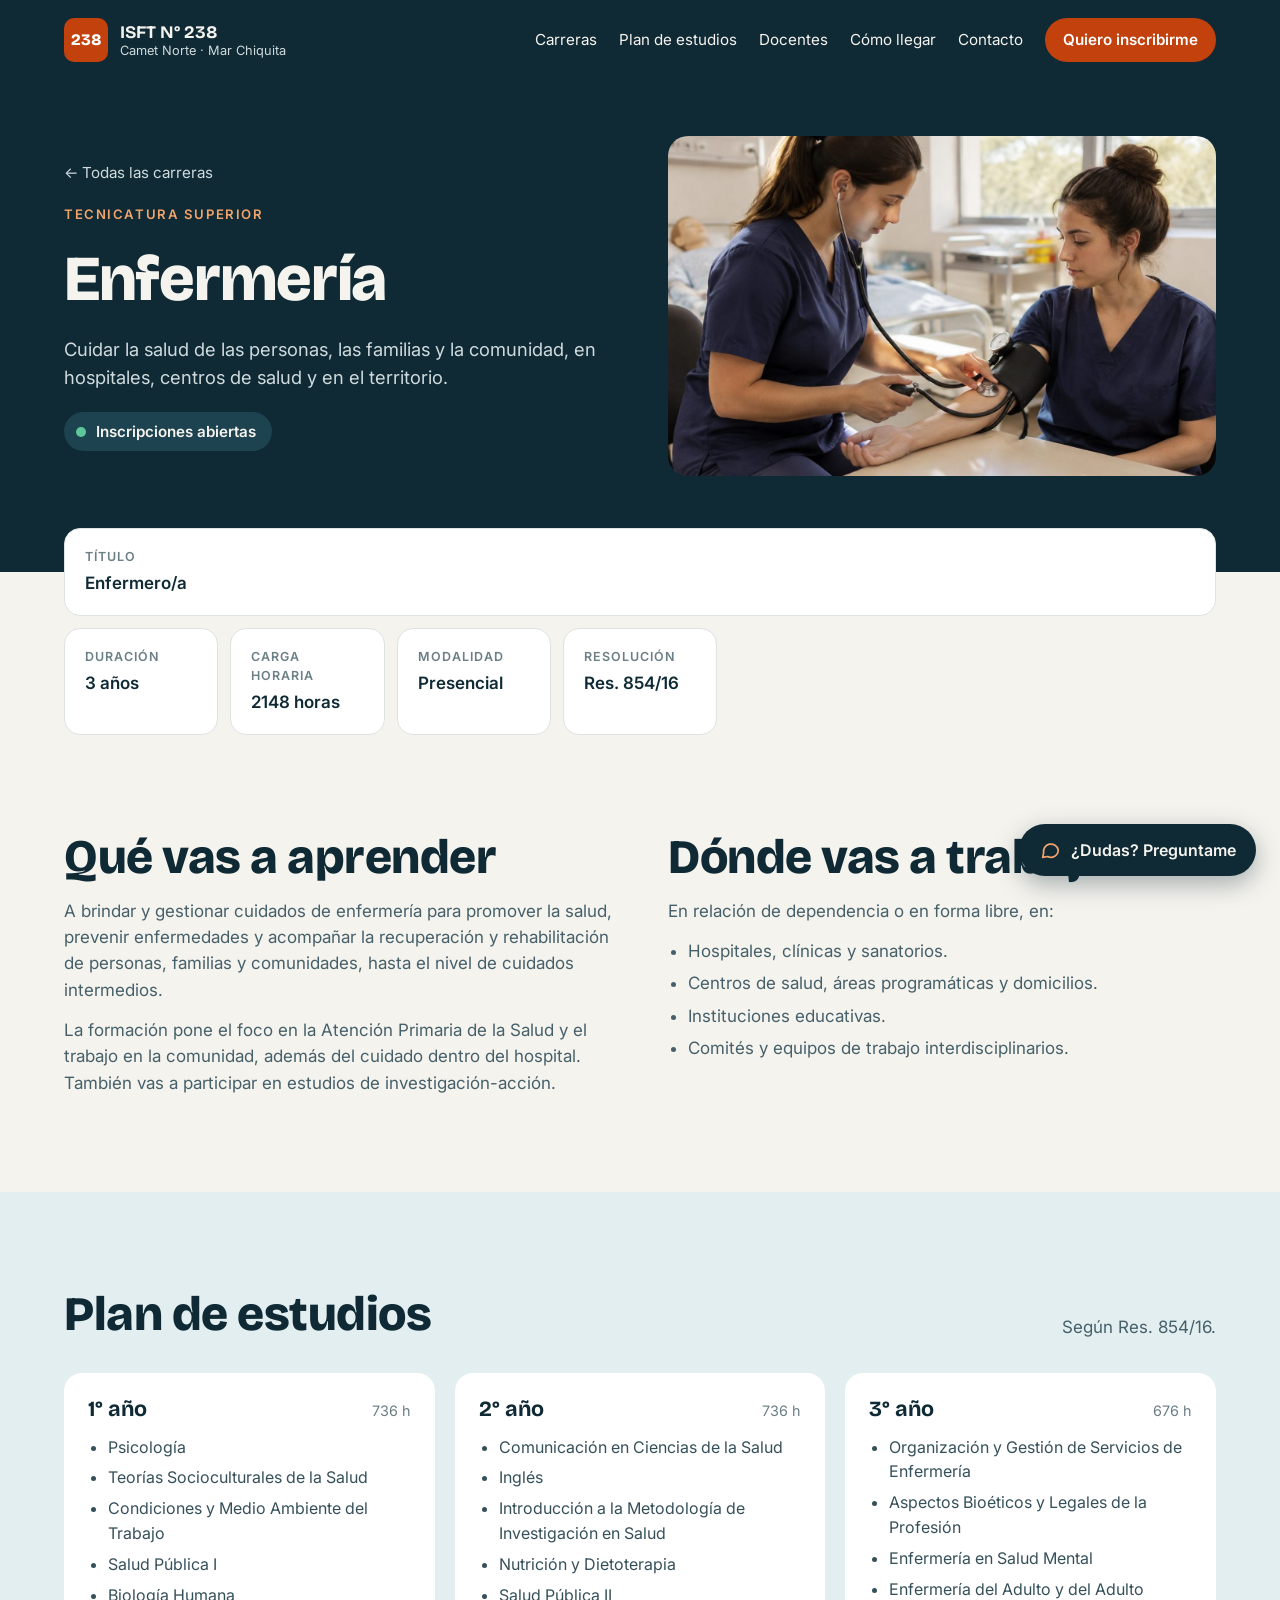
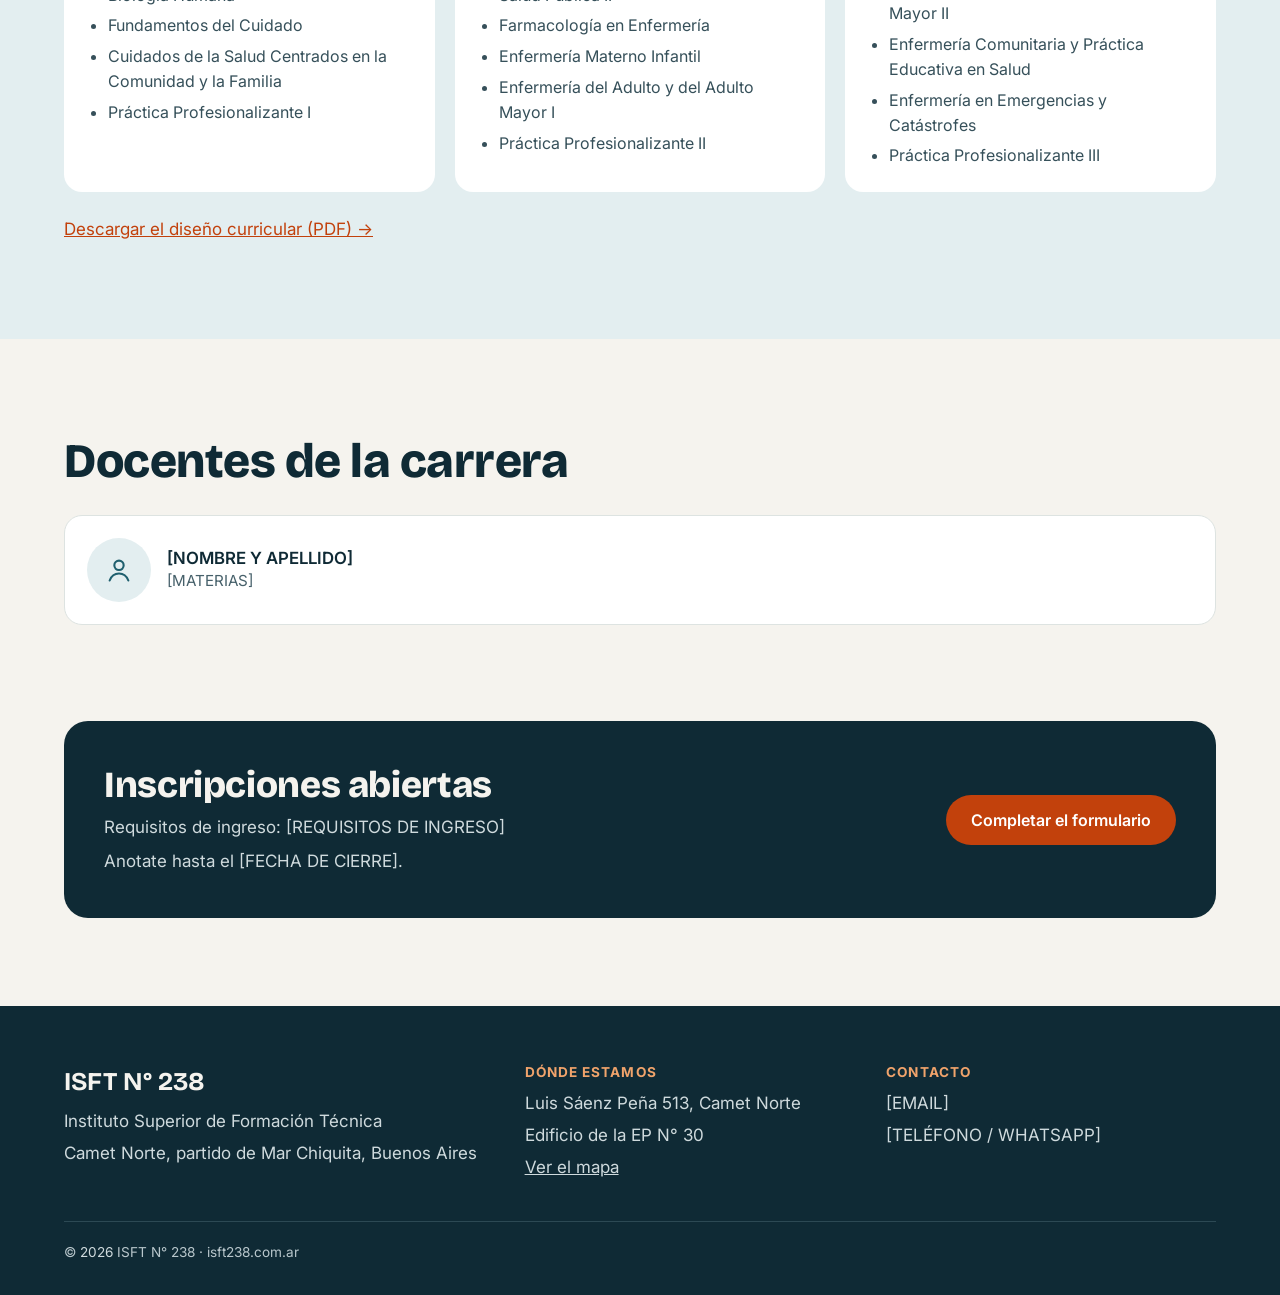
<file: carreras/enfermeria.html>
<!DOCTYPE html>
<html lang="es">
<head>
  <meta charset="UTF-8">
  <!-- viewport: clave para que el sitio se adapte al ancho del celular -->
  <meta name="viewport" content="width=device-width, initial-scale=1">
  <title>Enfermería · ISFT N° 238</title>
  <meta name="description" content="Tecnicatura Superior en Enfermería en el ISFT N° 238 de Camet Norte: título, plan de estudios y salida laboral.">
  <meta name="theme-color" content="#0F2A35">

  <!-- Tipografías de Google Fonts -->
  <link rel="preconnect" href="https://fonts.googleapis.com">
  <link rel="preconnect" href="https://fonts.gstatic.com" crossorigin>
  <link href="https://fonts.googleapis.com/css2?family=Bricolage+Grotesque:opsz,wght@12..96,700;12..96,800&family=Inter:wght@400;500;600;700&display=swap" rel="stylesheet">

  <!-- Nuestros estilos y nuestro JavaScript (defer = espera a que cargue el HTML) -->
  <link rel="stylesheet" href="../css/estilos.css">
  <script src="../js/main.js" defer></script>
  <script src="../js/chatbot.js" defer></script>
</head>
<body>
  <a class="saltar" href="#contenido">Saltar al contenido</a>

  <!-- ===== ENCABEZADO (queda fijo arriba) ===== -->
  <header class="encabezado">
    <div class="contenedor encabezado__interior">
      <div class="encabezado__barra">
        <a class="marca" href="../index.html" aria-label="ISFT N° 238, ir al inicio">
          <span class="marca__logo" aria-hidden="true">238</span>
          <span class="marca__texto"><strong>ISFT N° 238</strong><span>Camet Norte · Mar Chiquita</span></span>
        </a>
        <!-- Botón hamburguesa (solo celulares y tablets). main.js lo hace funcionar -->
        <button class="menu-boton" type="button" aria-expanded="false" aria-controls="menu-principal" aria-label="Abrir menú">
          <svg class="icono-abrir" aria-hidden="true" viewBox="0 0 24 24" fill="none" stroke="currentColor" stroke-width="2" stroke-linecap="round"><path d="M4 7h16M4 12h16M4 17h16"/></svg>
          <svg class="icono-cerrar" aria-hidden="true" viewBox="0 0 24 24" fill="none" stroke="currentColor" stroke-width="2" stroke-linecap="round"><path d="M6 6l12 12M18 6L6 18"/></svg>
        </button>
      </div>
      <nav class="menu" id="menu-principal" aria-label="Principal">
        <ul>
          <li><a href="../index.html#carreras">Carreras</a></li>
          <li><a href="#plan">Plan de estudios</a></li>
          <li><a href="#docentes">Docentes</a></li>
          <li><a href="../index.html#como-llegar">Cómo llegar</a></li>
          <li><a href="#contacto">Contacto</a></li>
          <li><a class="boton boton--primario" href="../index.html#inscripcion">Quiero inscribirme</a></li>
        </ul>
      </nav>
    </div>
  </header>

  <main id="contenido">

    <!-- ===== PORTADA DE LA CARRERA ===== -->
    <section class="carrera-portada" aria-labelledby="titulo-carrera">
      <div class="contenedor dos-columnas">
        <div class="portada__texto" style="padding-bottom: 0">
          <a class="volver" href="../index.html#carreras">← Todas las carreras</a>
          <p class="etiqueta">Tecnicatura Superior</p>
          <h1 id="titulo-carrera" style="font-size: clamp(2.1rem, 6vw, 4rem)">Enfermería</h1>
          <p class="portada__bajada">Cuidar la salud de las personas, las familias y la comunidad, en hospitales, centros de salud y en el territorio.</p>
          <a class="pildora" href="#inscripcion-carrera">Inscripciones abiertas</a>
        </div>
        <img src="../img/enfermeria.jpg" alt="Estudiantes de enfermería practican la toma de presión" width="800" height="533">
      </div>
    </section>

    <!-- ===== DATOS RÁPIDOS ===== -->
    <section aria-label="Datos de la carrera">
      <div class="contenedor">
        <div class="grilla datos">
          <div class="dato"><span>Título</span><strong>Enfermero/a</strong></div>
          <div class="dato"><span>Duración</span><strong>3 años</strong></div>
          <div class="dato"><span>Carga horaria</span><strong>2148 horas</strong></div>
          <div class="dato"><span>Modalidad</span><strong>Presencial</strong></div>
          <div class="dato"><span>Resolución</span><strong>Res. 854/16</strong></div>
        </div>
      </div>
    </section>

    <!-- ===== QUÉ VAS A APRENDER / DÓNDE VAS A TRABAJAR ===== -->
    <section class="seccion">
      <div class="contenedor dos-columnas dos-columnas--arriba">
        <div class="texto-carrera">
          <h2>Qué vas a aprender</h2>
          <p>A brindar y gestionar cuidados de enfermería para promover la salud, prevenir enfermedades y acompañar la recuperación y rehabilitación de personas, familias y comunidades, hasta el nivel de cuidados intermedios.</p>
          <p>La formación pone el foco en la Atención Primaria de la Salud y el trabajo en la comunidad, además del cuidado dentro del hospital. También vas a participar en estudios de investigación-acción.</p>
        </div>
        <div class="texto-carrera">
          <h2>Dónde vas a trabajar</h2>
          <p>En relación de dependencia o en forma libre, en:</p>
          <ul>
            <li>Hospitales, clínicas y sanatorios.</li>
            <li>Centros de salud, áreas programáticas y domicilios.</li>
            <li>Instituciones educativas.</li>
            <li>Comités y equipos de trabajo interdisciplinarios.</li>
          </ul>
        </div>
      </div>
    </section>

    <!-- ===== PLAN DE ESTUDIOS ===== -->
    <section class="seccion seccion--celeste" id="plan" aria-labelledby="titulo-plan">
      <div class="contenedor">
        <div class="seccion__cabecera">
          <h2 id="titulo-plan">Plan de estudios</h2>
          <p>Según Res. 854/16.</p>
        </div>
        <div class="grilla" style="--min: 300px">
          <div class="anio">
            <div class="anio__cabecera"><h3>1° año</h3><span class="anio__horas">736 h</span></div>
            <ul>
              <li>Psicología</li>
              <li>Teorías Socioculturales de la Salud</li>
              <li>Condiciones y Medio Ambiente del Trabajo</li>
              <li>Salud Pública I</li>
              <li>Biología Humana</li>
              <li>Fundamentos del Cuidado</li>
              <li>Cuidados de la Salud Centrados en la Comunidad y la Familia</li>
              <li>Práctica Profesionalizante I</li>
            </ul>
          </div>
          <div class="anio">
            <div class="anio__cabecera"><h3>2° año</h3><span class="anio__horas">736 h</span></div>
            <ul>
              <li>Comunicación en Ciencias de la Salud</li>
              <li>Inglés</li>
              <li>Introducción a la Metodología de Investigación en Salud</li>
              <li>Nutrición y Dietoterapia</li>
              <li>Salud Pública II</li>
              <li>Farmacología en Enfermería</li>
              <li>Enfermería Materno Infantil</li>
              <li>Enfermería del Adulto y del Adulto Mayor I</li>
              <li>Práctica Profesionalizante II</li>
            </ul>
          </div>
          <div class="anio">
            <div class="anio__cabecera"><h3>3° año</h3><span class="anio__horas">676 h</span></div>
            <ul>
              <li>Organización y Gestión de Servicios de Enfermería</li>
              <li>Aspectos Bioéticos y Legales de la Profesión</li>
              <li>Enfermería en Salud Mental</li>
              <li>Enfermería del Adulto y del Adulto Mayor II</li>
              <li>Enfermería Comunitaria y Práctica Educativa en Salud</li>
              <li>Enfermería en Emergencias y Catástrofes</li>
              <li>Práctica Profesionalizante III</li>
            </ul>
          </div>
        </div>
        <p style="margin-top: 24px"><a href="#">Descargar el diseño curricular (PDF) →</a></p>
      </div>
    </section>

    <!-- ===== DOCENTES DE LA CARRERA ===== -->
    <section class="seccion" id="docentes" aria-labelledby="titulo-docentes">
      <div class="contenedor">
        <h2 id="titulo-docentes" style="margin-bottom: 28px">Docentes de la carrera</h2>
        <div class="grilla" style="--min: 260px">
          <article class="docente">
            <span class="docente__avatar" aria-hidden="true"><svg aria-hidden="true" viewBox="0 0 24 24" fill="none" stroke="currentColor" stroke-width="1.8" stroke-linecap="round" stroke-linejoin="round"><circle cx="12" cy="8" r="4"/><path d="M4 21c1.5-4 4.5-6 8-6s6.5 2 8 6"/></svg></span>
            <div>
              <h3>[NOMBRE Y APELLIDO]</h3>
              <p class="docente__materias">[MATERIAS]</p>
            </div>
          </article>
        </div>
      </div>
    </section>

    <!-- ===== INSCRIPCIÓN ===== -->
    <section id="inscripcion-carrera" style="padding-bottom: 88px">
      <div class="contenedor">
        <div class="banda">
          <div class="banda__texto">
            <h2 style="font-size: clamp(1.6rem, 3.4vw, 2.3rem)">Inscripciones abiertas</h2>
            <p>Requisitos de ingreso: [REQUISITOS DE INGRESO]</p>
            <p>Anotate hasta el [FECHA DE CIERRE].</p>
          </div>
          <a class="boton boton--primario" href="#">Completar el formulario</a>
        </div>
      </div>
    </section>

  </main>

  <!-- ===== PIE DE PÁGINA ===== -->
  <footer class="pie" id="contacto">
    <div class="contenedor">
      <div class="pie__columnas">
        <div>
          <strong class="pie__nombre">ISFT N° 238</strong>
          <span>Instituto Superior de Formación Técnica</span>
          <span>Camet Norte, partido de Mar Chiquita, Buenos Aires</span>
        </div>
        <div>
          <strong class="pie__titulo">Dónde estamos</strong>
          <span>Luis Sáenz Peña 513, Camet Norte</span>
          <span>Edificio de la EP N° 30</span>
          <a href="../index.html#como-llegar">Ver el mapa</a>
        </div>
        <div>
          <strong class="pie__titulo">Contacto</strong>
          <span>[EMAIL]</span>
          <span>[TELÉFONO / WHATSAPP]</span>
        </div>
      </div>
      <p class="pie__legal">© <span data-anio>2026</span> ISFT N° 238 · isft238.com.ar</p>
    </div>
  </footer>

  <!-- Chatbot: lo arma js/chatbot.js -->
  <div id="chatbot"></div>
</body>
</html>
</file>
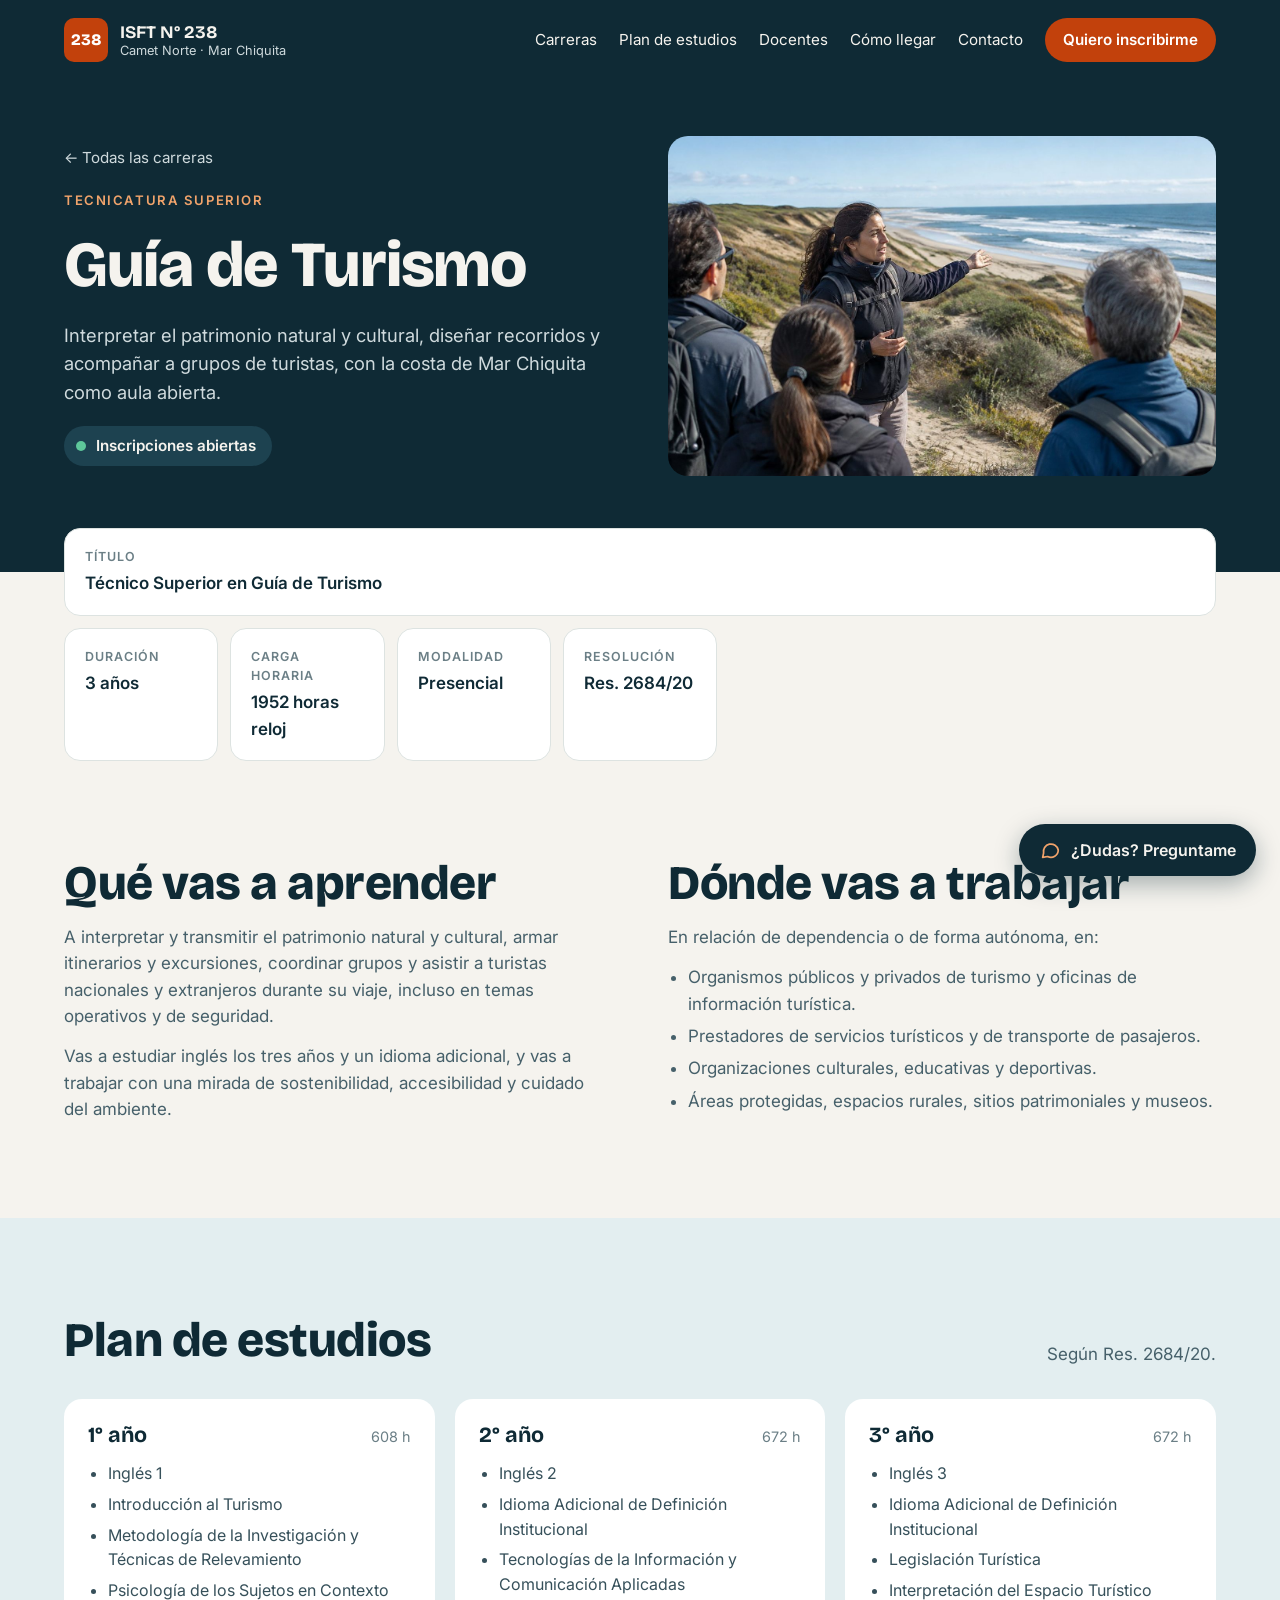
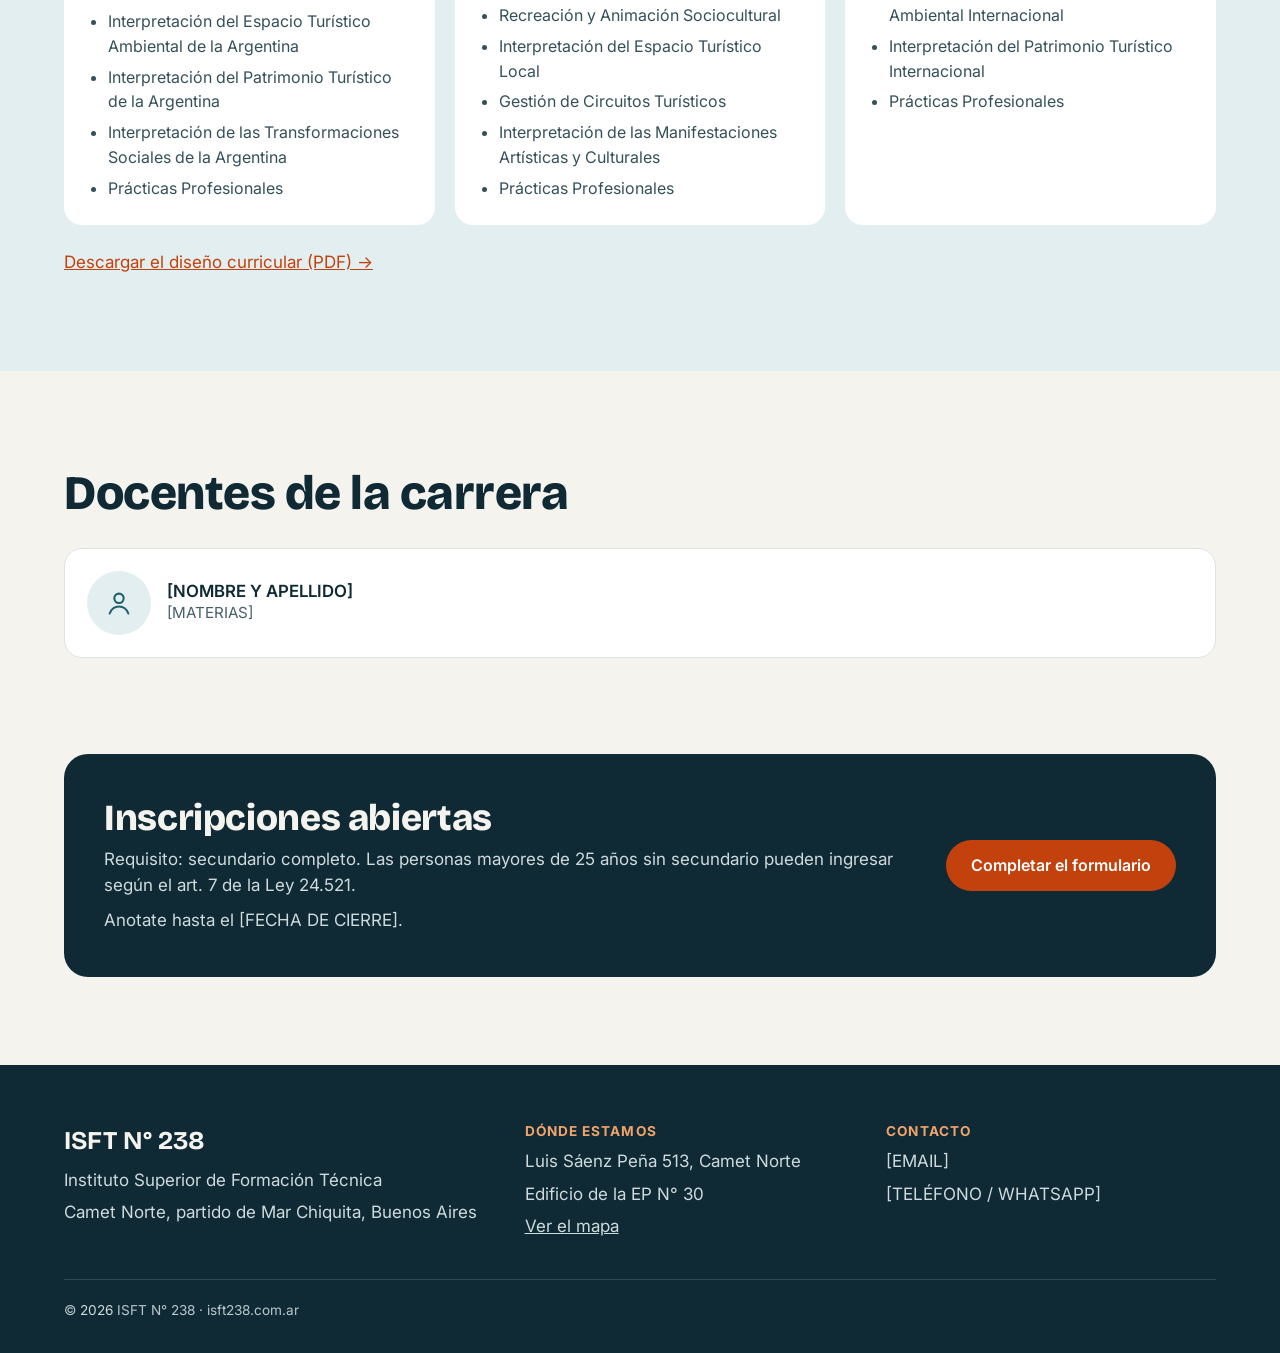
<file: carreras/guia-de-turismo.html>
<!DOCTYPE html>
<html lang="es">
<head>
  <meta charset="UTF-8">
  <!-- viewport: clave para que el sitio se adapte al ancho del celular -->
  <meta name="viewport" content="width=device-width, initial-scale=1">
  <title>Guía de Turismo · ISFT N° 238</title>
  <meta name="description" content="Tecnicatura Superior en Guía de Turismo en el ISFT N° 238 de Camet Norte: título, plan de estudios y salida laboral.">
  <meta name="theme-color" content="#0F2A35">

  <!-- Tipografías de Google Fonts -->
  <link rel="preconnect" href="https://fonts.googleapis.com">
  <link rel="preconnect" href="https://fonts.gstatic.com" crossorigin>
  <link href="https://fonts.googleapis.com/css2?family=Bricolage+Grotesque:opsz,wght@12..96,700;12..96,800&family=Inter:wght@400;500;600;700&display=swap" rel="stylesheet">

  <!-- Nuestros estilos y nuestro JavaScript (defer = espera a que cargue el HTML) -->
  <link rel="stylesheet" href="../css/estilos.css">
  <script src="../js/main.js" defer></script>
  <script src="../js/chatbot.js" defer></script>
</head>
<body>
  <a class="saltar" href="#contenido">Saltar al contenido</a>

  <!-- ===== ENCABEZADO (queda fijo arriba) ===== -->
  <header class="encabezado">
    <div class="contenedor encabezado__interior">
      <div class="encabezado__barra">
        <a class="marca" href="../index.html" aria-label="ISFT N° 238, ir al inicio">
          <span class="marca__logo" aria-hidden="true">238</span>
          <span class="marca__texto"><strong>ISFT N° 238</strong><span>Camet Norte · Mar Chiquita</span></span>
        </a>
        <!-- Botón hamburguesa (solo celulares y tablets). main.js lo hace funcionar -->
        <button class="menu-boton" type="button" aria-expanded="false" aria-controls="menu-principal" aria-label="Abrir menú">
          <svg class="icono-abrir" aria-hidden="true" viewBox="0 0 24 24" fill="none" stroke="currentColor" stroke-width="2" stroke-linecap="round"><path d="M4 7h16M4 12h16M4 17h16"/></svg>
          <svg class="icono-cerrar" aria-hidden="true" viewBox="0 0 24 24" fill="none" stroke="currentColor" stroke-width="2" stroke-linecap="round"><path d="M6 6l12 12M18 6L6 18"/></svg>
        </button>
      </div>
      <nav class="menu" id="menu-principal" aria-label="Principal">
        <ul>
          <li><a href="../index.html#carreras">Carreras</a></li>
          <li><a href="#plan">Plan de estudios</a></li>
          <li><a href="#docentes">Docentes</a></li>
          <li><a href="../index.html#como-llegar">Cómo llegar</a></li>
          <li><a href="#contacto">Contacto</a></li>
          <li><a class="boton boton--primario" href="../index.html#inscripcion">Quiero inscribirme</a></li>
        </ul>
      </nav>
    </div>
  </header>

  <main id="contenido">

    <!-- ===== PORTADA DE LA CARRERA ===== -->
    <section class="carrera-portada" aria-labelledby="titulo-carrera">
      <div class="contenedor dos-columnas">
        <div class="portada__texto" style="padding-bottom: 0">
          <a class="volver" href="../index.html#carreras">← Todas las carreras</a>
          <p class="etiqueta">Tecnicatura Superior</p>
          <h1 id="titulo-carrera" style="font-size: clamp(2.1rem, 6vw, 4rem)">Guía de Turismo</h1>
          <p class="portada__bajada">Interpretar el patrimonio natural y cultural, diseñar recorridos y acompañar a grupos de turistas, con la costa de Mar Chiquita como aula abierta.</p>
          <a class="pildora" href="#inscripcion-carrera">Inscripciones abiertas</a>
        </div>
        <img src="../img/turismo.jpg" alt="Guía de turismo con un grupo en los médanos frente al mar" width="800" height="533">
      </div>
    </section>

    <!-- ===== DATOS RÁPIDOS ===== -->
    <section aria-label="Datos de la carrera">
      <div class="contenedor">
        <div class="grilla datos">
          <div class="dato"><span>Título</span><strong>Técnico Superior en Guía de Turismo</strong></div>
          <div class="dato"><span>Duración</span><strong>3 años</strong></div>
          <div class="dato"><span>Carga horaria</span><strong>1952 horas reloj</strong></div>
          <div class="dato"><span>Modalidad</span><strong>Presencial</strong></div>
          <div class="dato"><span>Resolución</span><strong>Res. 2684/20</strong></div>
        </div>
      </div>
    </section>

    <!-- ===== QUÉ VAS A APRENDER / DÓNDE VAS A TRABAJAR ===== -->
    <section class="seccion">
      <div class="contenedor dos-columnas dos-columnas--arriba">
        <div class="texto-carrera">
          <h2>Qué vas a aprender</h2>
          <p>A interpretar y transmitir el patrimonio natural y cultural, armar itinerarios y excursiones, coordinar grupos y asistir a turistas nacionales y extranjeros durante su viaje, incluso en temas operativos y de seguridad.</p>
          <p>Vas a estudiar inglés los tres años y un idioma adicional, y vas a trabajar con una mirada de sostenibilidad, accesibilidad y cuidado del ambiente.</p>
        </div>
        <div class="texto-carrera">
          <h2>Dónde vas a trabajar</h2>
          <p>En relación de dependencia o de forma autónoma, en:</p>
          <ul>
            <li>Organismos públicos y privados de turismo y oficinas de información turística.</li>
            <li>Prestadores de servicios turísticos y de transporte de pasajeros.</li>
            <li>Organizaciones culturales, educativas y deportivas.</li>
            <li>Áreas protegidas, espacios rurales, sitios patrimoniales y museos.</li>
          </ul>
        </div>
      </div>
    </section>

    <!-- ===== PLAN DE ESTUDIOS ===== -->
    <section class="seccion seccion--celeste" id="plan" aria-labelledby="titulo-plan">
      <div class="contenedor">
        <div class="seccion__cabecera">
          <h2 id="titulo-plan">Plan de estudios</h2>
          <p>Según Res. 2684/20.</p>
        </div>
        <div class="grilla" style="--min: 300px">
          <div class="anio">
            <div class="anio__cabecera"><h3>1° año</h3><span class="anio__horas">608 h</span></div>
            <ul>
              <li>Inglés 1</li>
              <li>Introducción al Turismo</li>
              <li>Metodología de la Investigación y Técnicas de Relevamiento</li>
              <li>Psicología de los Sujetos en Contexto</li>
              <li>Interpretación del Espacio Turístico Ambiental de la Argentina</li>
              <li>Interpretación del Patrimonio Turístico de la Argentina</li>
              <li>Interpretación de las Transformaciones Sociales de la Argentina</li>
              <li>Prácticas Profesionales</li>
            </ul>
          </div>
          <div class="anio">
            <div class="anio__cabecera"><h3>2° año</h3><span class="anio__horas">672 h</span></div>
            <ul>
              <li>Inglés 2</li>
              <li>Idioma Adicional de Definición Institucional</li>
              <li>Tecnologías de la Información y Comunicación Aplicadas</li>
              <li>Recreación y Animación Sociocultural</li>
              <li>Interpretación del Espacio Turístico Local</li>
              <li>Gestión de Circuitos Turísticos</li>
              <li>Interpretación de las Manifestaciones Artísticas y Culturales</li>
              <li>Prácticas Profesionales</li>
            </ul>
          </div>
          <div class="anio">
            <div class="anio__cabecera"><h3>3° año</h3><span class="anio__horas">672 h</span></div>
            <ul>
              <li>Inglés 3</li>
              <li>Idioma Adicional de Definición Institucional</li>
              <li>Legislación Turística</li>
              <li>Interpretación del Espacio Turístico Ambiental Internacional</li>
              <li>Interpretación del Patrimonio Turístico Internacional</li>
              <li>Prácticas Profesionales</li>
            </ul>
          </div>
        </div>
        <p style="margin-top: 24px"><a href="#">Descargar el diseño curricular (PDF) →</a></p>
      </div>
    </section>

    <!-- ===== DOCENTES DE LA CARRERA ===== -->
    <section class="seccion" id="docentes" aria-labelledby="titulo-docentes">
      <div class="contenedor">
        <h2 id="titulo-docentes" style="margin-bottom: 28px">Docentes de la carrera</h2>
        <div class="grilla" style="--min: 260px">
          <article class="docente">
            <span class="docente__avatar" aria-hidden="true"><svg aria-hidden="true" viewBox="0 0 24 24" fill="none" stroke="currentColor" stroke-width="1.8" stroke-linecap="round" stroke-linejoin="round"><circle cx="12" cy="8" r="4"/><path d="M4 21c1.5-4 4.5-6 8-6s6.5 2 8 6"/></svg></span>
            <div>
              <h3>[NOMBRE Y APELLIDO]</h3>
              <p class="docente__materias">[MATERIAS]</p>
            </div>
          </article>
        </div>
      </div>
    </section>

    <!-- ===== INSCRIPCIÓN ===== -->
    <section id="inscripcion-carrera" style="padding-bottom: 88px">
      <div class="contenedor">
        <div class="banda">
          <div class="banda__texto">
            <h2 style="font-size: clamp(1.6rem, 3.4vw, 2.3rem)">Inscripciones abiertas</h2>
            <p>Requisito: secundario completo. Las personas mayores de 25 años sin secundario pueden ingresar según el art. 7 de la Ley 24.521.</p>
            <p>Anotate hasta el [FECHA DE CIERRE].</p>
          </div>
          <a class="boton boton--primario" href="#">Completar el formulario</a>
        </div>
      </div>
    </section>

  </main>

  <!-- ===== PIE DE PÁGINA ===== -->
  <footer class="pie" id="contacto">
    <div class="contenedor">
      <div class="pie__columnas">
        <div>
          <strong class="pie__nombre">ISFT N° 238</strong>
          <span>Instituto Superior de Formación Técnica</span>
          <span>Camet Norte, partido de Mar Chiquita, Buenos Aires</span>
        </div>
        <div>
          <strong class="pie__titulo">Dónde estamos</strong>
          <span>Luis Sáenz Peña 513, Camet Norte</span>
          <span>Edificio de la EP N° 30</span>
          <a href="../index.html#como-llegar">Ver el mapa</a>
        </div>
        <div>
          <strong class="pie__titulo">Contacto</strong>
          <span>[EMAIL]</span>
          <span>[TELÉFONO / WHATSAPP]</span>
        </div>
      </div>
      <p class="pie__legal">© <span data-anio>2026</span> ISFT N° 238 · isft238.com.ar</p>
    </div>
  </footer>

  <!-- Chatbot: lo arma js/chatbot.js -->
  <div id="chatbot"></div>
</body>
</html>
</file>
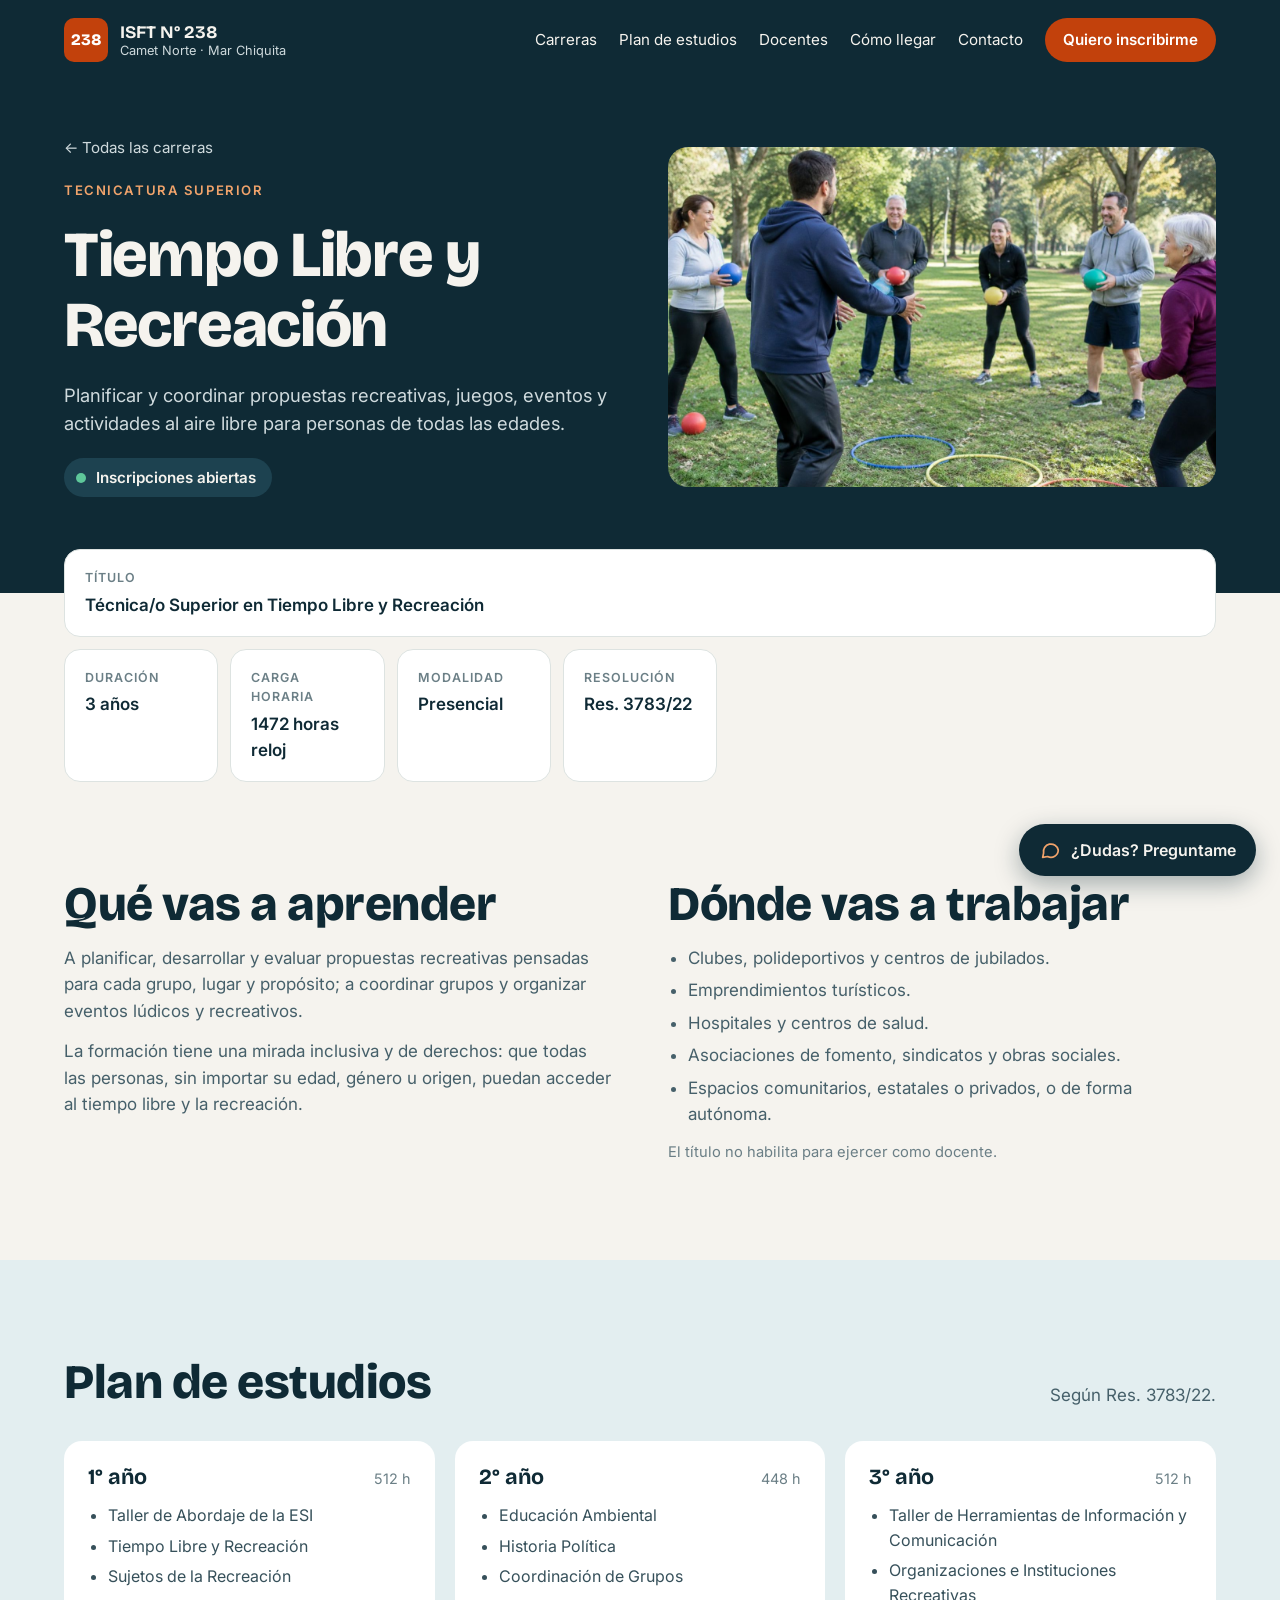
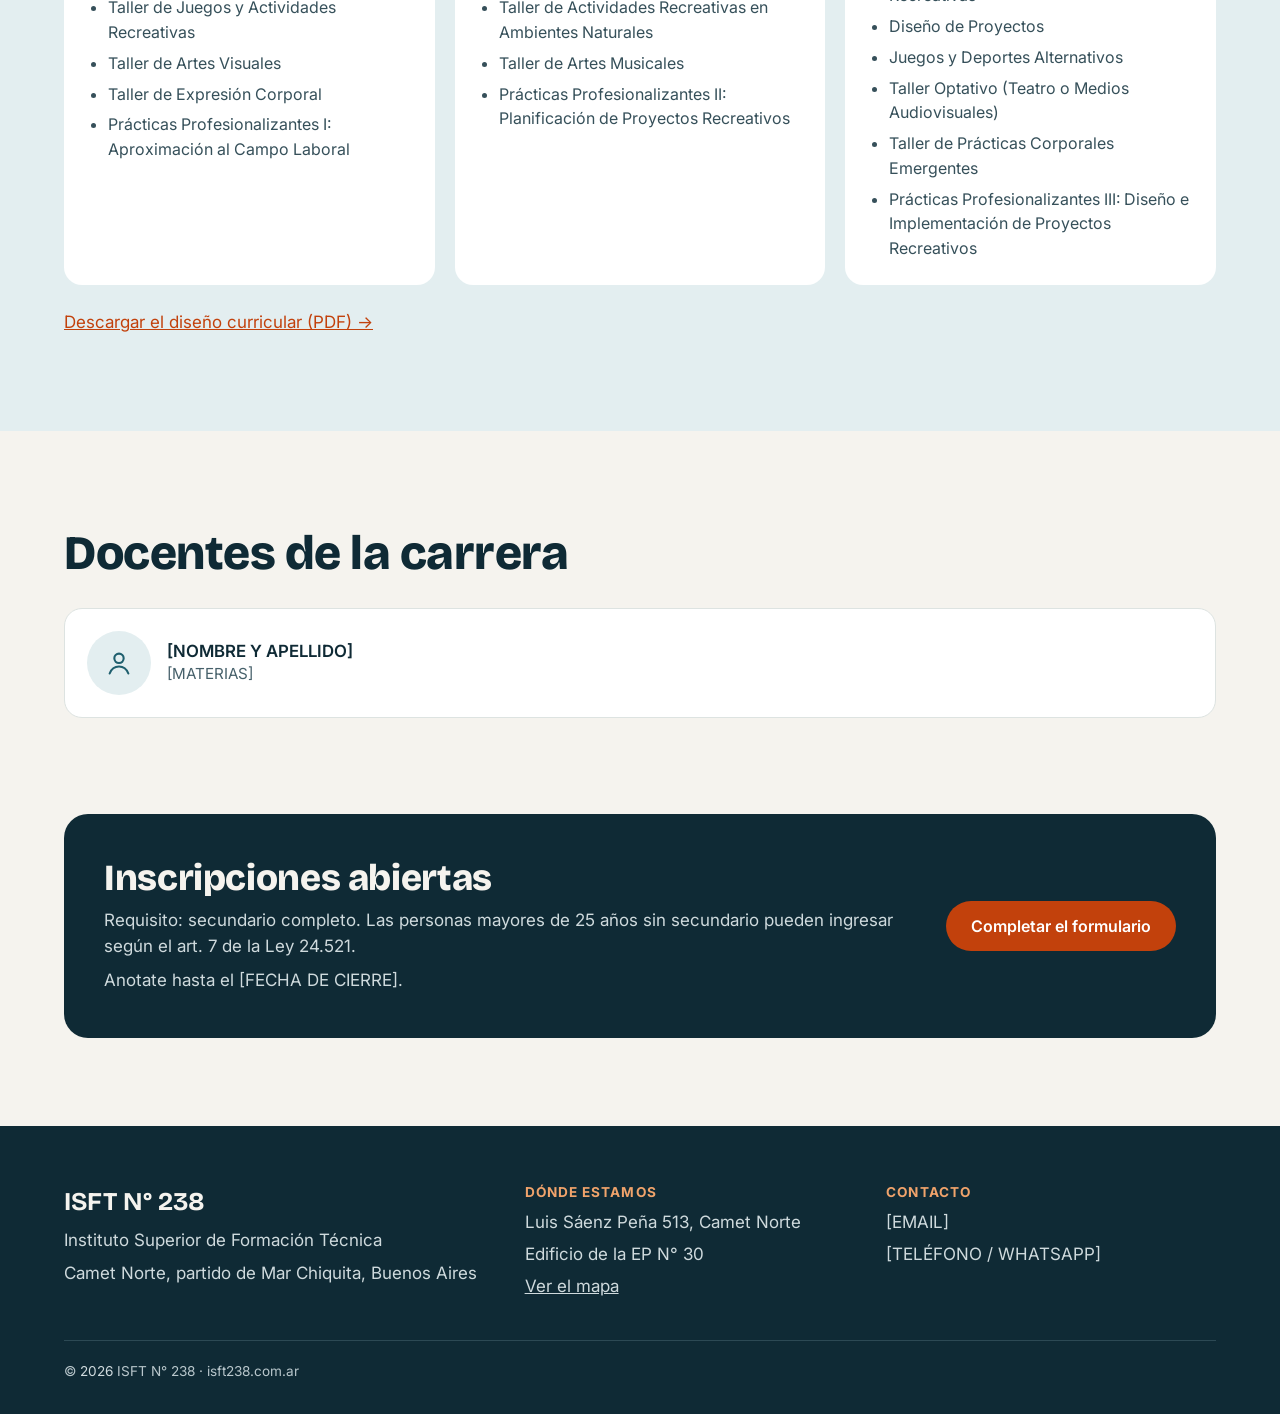
<file: carreras/tiempo-libre-y-recreacion.html>
<!DOCTYPE html>
<html lang="es">
<head>
  <meta charset="UTF-8">
  <!-- viewport: clave para que el sitio se adapte al ancho del celular -->
  <meta name="viewport" content="width=device-width, initial-scale=1">
  <title>Tiempo Libre y Recreación · ISFT N° 238</title>
  <meta name="description" content="Tecnicatura Superior en Tiempo Libre y Recreación en el ISFT N° 238 de Camet Norte: título, plan de estudios y salida laboral.">
  <meta name="theme-color" content="#0F2A35">

  <!-- Tipografías de Google Fonts -->
  <link rel="preconnect" href="https://fonts.googleapis.com">
  <link rel="preconnect" href="https://fonts.gstatic.com" crossorigin>
  <link href="https://fonts.googleapis.com/css2?family=Bricolage+Grotesque:opsz,wght@12..96,700;12..96,800&family=Inter:wght@400;500;600;700&display=swap" rel="stylesheet">

  <!-- Nuestros estilos y nuestro JavaScript (defer = espera a que cargue el HTML) -->
  <link rel="stylesheet" href="../css/estilos.css">
  <script src="../js/main.js" defer></script>
  <script src="../js/chatbot.js" defer></script>
</head>
<body>
  <a class="saltar" href="#contenido">Saltar al contenido</a>

  <!-- ===== ENCABEZADO (queda fijo arriba) ===== -->
  <header class="encabezado">
    <div class="contenedor encabezado__interior">
      <div class="encabezado__barra">
        <a class="marca" href="../index.html" aria-label="ISFT N° 238, ir al inicio">
          <span class="marca__logo" aria-hidden="true">238</span>
          <span class="marca__texto"><strong>ISFT N° 238</strong><span>Camet Norte · Mar Chiquita</span></span>
        </a>
        <!-- Botón hamburguesa (solo celulares y tablets). main.js lo hace funcionar -->
        <button class="menu-boton" type="button" aria-expanded="false" aria-controls="menu-principal" aria-label="Abrir menú">
          <svg class="icono-abrir" aria-hidden="true" viewBox="0 0 24 24" fill="none" stroke="currentColor" stroke-width="2" stroke-linecap="round"><path d="M4 7h16M4 12h16M4 17h16"/></svg>
          <svg class="icono-cerrar" aria-hidden="true" viewBox="0 0 24 24" fill="none" stroke="currentColor" stroke-width="2" stroke-linecap="round"><path d="M6 6l12 12M18 6L6 18"/></svg>
        </button>
      </div>
      <nav class="menu" id="menu-principal" aria-label="Principal">
        <ul>
          <li><a href="../index.html#carreras">Carreras</a></li>
          <li><a href="#plan">Plan de estudios</a></li>
          <li><a href="#docentes">Docentes</a></li>
          <li><a href="../index.html#como-llegar">Cómo llegar</a></li>
          <li><a href="#contacto">Contacto</a></li>
          <li><a class="boton boton--primario" href="../index.html#inscripcion">Quiero inscribirme</a></li>
        </ul>
      </nav>
    </div>
  </header>

  <main id="contenido">

    <!-- ===== PORTADA DE LA CARRERA ===== -->
    <section class="carrera-portada" aria-labelledby="titulo-carrera">
      <div class="contenedor dos-columnas">
        <div class="portada__texto" style="padding-bottom: 0">
          <a class="volver" href="../index.html#carreras">← Todas las carreras</a>
          <p class="etiqueta">Tecnicatura Superior</p>
          <h1 id="titulo-carrera" style="font-size: clamp(2.1rem, 6vw, 4rem)">Tiempo Libre y Recreación</h1>
          <p class="portada__bajada">Planificar y coordinar propuestas recreativas, juegos, eventos y actividades al aire libre para personas de todas las edades.</p>
          <a class="pildora" href="#inscripcion-carrera">Inscripciones abiertas</a>
        </div>
        <img src="../img/recreacion.jpg" alt="Grupo haciendo una actividad recreativa con pelotas en un parque" width="800" height="533">
      </div>
    </section>

    <!-- ===== DATOS RÁPIDOS ===== -->
    <section aria-label="Datos de la carrera">
      <div class="contenedor">
        <div class="grilla datos">
          <div class="dato"><span>Título</span><strong>Técnica/o Superior en Tiempo Libre y Recreación</strong></div>
          <div class="dato"><span>Duración</span><strong>3 años</strong></div>
          <div class="dato"><span>Carga horaria</span><strong>1472 horas reloj</strong></div>
          <div class="dato"><span>Modalidad</span><strong>Presencial</strong></div>
          <div class="dato"><span>Resolución</span><strong>Res. 3783/22</strong></div>
        </div>
      </div>
    </section>

    <!-- ===== QUÉ VAS A APRENDER / DÓNDE VAS A TRABAJAR ===== -->
    <section class="seccion">
      <div class="contenedor dos-columnas dos-columnas--arriba">
        <div class="texto-carrera">
          <h2>Qué vas a aprender</h2>
          <p>A planificar, desarrollar y evaluar propuestas recreativas pensadas para cada grupo, lugar y propósito; a coordinar grupos y organizar eventos lúdicos y recreativos.</p>
          <p>La formación tiene una mirada inclusiva y de derechos: que todas las personas, sin importar su edad, género u origen, puedan acceder al tiempo libre y la recreación.</p>
        </div>
        <div class="texto-carrera">
          <h2>Dónde vas a trabajar</h2>
          <ul>
            <li>Clubes, polideportivos y centros de jubilados.</li>
            <li>Emprendimientos turísticos.</li>
            <li>Hospitales y centros de salud.</li>
            <li>Asociaciones de fomento, sindicatos y obras sociales.</li>
            <li>Espacios comunitarios, estatales o privados, o de forma autónoma.</li>
          </ul>
          <p class="nota">El título no habilita para ejercer como docente.</p>
        </div>
      </div>
    </section>

    <!-- ===== PLAN DE ESTUDIOS ===== -->
    <section class="seccion seccion--celeste" id="plan" aria-labelledby="titulo-plan">
      <div class="contenedor">
        <div class="seccion__cabecera">
          <h2 id="titulo-plan">Plan de estudios</h2>
          <p>Según Res. 3783/22.</p>
        </div>
        <div class="grilla" style="--min: 300px">
          <div class="anio">
            <div class="anio__cabecera"><h3>1° año</h3><span class="anio__horas">512 h</span></div>
            <ul>
              <li>Taller de Abordaje de la ESI</li>
              <li>Tiempo Libre y Recreación</li>
              <li>Sujetos de la Recreación</li>
              <li>Taller de Juegos y Actividades Recreativas</li>
              <li>Taller de Artes Visuales</li>
              <li>Taller de Expresión Corporal</li>
              <li>Prácticas Profesionalizantes I: Aproximación al Campo Laboral</li>
            </ul>
          </div>
          <div class="anio">
            <div class="anio__cabecera"><h3>2° año</h3><span class="anio__horas">448 h</span></div>
            <ul>
              <li>Educación Ambiental</li>
              <li>Historia Política</li>
              <li>Coordinación de Grupos</li>
              <li>Taller de Actividades Recreativas en Ambientes Naturales</li>
              <li>Taller de Artes Musicales</li>
              <li>Prácticas Profesionalizantes II: Planificación de Proyectos Recreativos</li>
            </ul>
          </div>
          <div class="anio">
            <div class="anio__cabecera"><h3>3° año</h3><span class="anio__horas">512 h</span></div>
            <ul>
              <li>Taller de Herramientas de Información y Comunicación</li>
              <li>Organizaciones e Instituciones Recreativas</li>
              <li>Diseño de Proyectos</li>
              <li>Juegos y Deportes Alternativos</li>
              <li>Taller Optativo (Teatro o Medios Audiovisuales)</li>
              <li>Taller de Prácticas Corporales Emergentes</li>
              <li>Prácticas Profesionalizantes III: Diseño e Implementación de Proyectos Recreativos</li>
            </ul>
          </div>
        </div>
        <p style="margin-top: 24px"><a href="#">Descargar el diseño curricular (PDF) →</a></p>
      </div>
    </section>

    <!-- ===== DOCENTES DE LA CARRERA ===== -->
    <section class="seccion" id="docentes" aria-labelledby="titulo-docentes">
      <div class="contenedor">
        <h2 id="titulo-docentes" style="margin-bottom: 28px">Docentes de la carrera</h2>
        <div class="grilla" style="--min: 260px">
          <article class="docente">
            <span class="docente__avatar" aria-hidden="true"><svg aria-hidden="true" viewBox="0 0 24 24" fill="none" stroke="currentColor" stroke-width="1.8" stroke-linecap="round" stroke-linejoin="round"><circle cx="12" cy="8" r="4"/><path d="M4 21c1.5-4 4.5-6 8-6s6.5 2 8 6"/></svg></span>
            <div>
              <h3>[NOMBRE Y APELLIDO]</h3>
              <p class="docente__materias">[MATERIAS]</p>
            </div>
          </article>
        </div>
      </div>
    </section>

    <!-- ===== INSCRIPCIÓN ===== -->
    <section id="inscripcion-carrera" style="padding-bottom: 88px">
      <div class="contenedor">
        <div class="banda">
          <div class="banda__texto">
            <h2 style="font-size: clamp(1.6rem, 3.4vw, 2.3rem)">Inscripciones abiertas</h2>
            <p>Requisito: secundario completo. Las personas mayores de 25 años sin secundario pueden ingresar según el art. 7 de la Ley 24.521.</p>
            <p>Anotate hasta el [FECHA DE CIERRE].</p>
          </div>
          <a class="boton boton--primario" href="#">Completar el formulario</a>
        </div>
      </div>
    </section>

  </main>

  <!-- ===== PIE DE PÁGINA ===== -->
  <footer class="pie" id="contacto">
    <div class="contenedor">
      <div class="pie__columnas">
        <div>
          <strong class="pie__nombre">ISFT N° 238</strong>
          <span>Instituto Superior de Formación Técnica</span>
          <span>Camet Norte, partido de Mar Chiquita, Buenos Aires</span>
        </div>
        <div>
          <strong class="pie__titulo">Dónde estamos</strong>
          <span>Luis Sáenz Peña 513, Camet Norte</span>
          <span>Edificio de la EP N° 30</span>
          <a href="../index.html#como-llegar">Ver el mapa</a>
        </div>
        <div>
          <strong class="pie__titulo">Contacto</strong>
          <span>[EMAIL]</span>
          <span>[TELÉFONO / WHATSAPP]</span>
        </div>
      </div>
      <p class="pie__legal">© <span data-anio>2026</span> ISFT N° 238 · isft238.com.ar</p>
    </div>
  </footer>

  <!-- Chatbot: lo arma js/chatbot.js -->
  <div id="chatbot"></div>
</body>
</html>
</file>
<file: css/estilos.css>
/* =========================================================
   ISFT N° 238 — Hoja de estilos principal
   Estilo "Costa abierta"
   ---------------------------------------------------------
   Enfoque MOBILE FIRST: primero escribimos los estilos para
   celulares y después, con @media (min-width: ...), sumamos
   los cambios para pantallas más grandes.
   ========================================================= */

/* ---------- 1. Variables (colores, tipografías, medidas) ----------
   Si cambiamos un color acá, cambia en todo el sitio. */
:root {
  --azul: #0F2A35;          /* azul petróleo: encabezado, pie, títulos */
  --azul-2: #1D4250;        /* variante más clara del azul */
  --arena: #F5F3EE;         /* fondo general */
  --celeste: #E3EEF0;       /* fondo de secciones alternas */
  --blanco: #FFFFFF;
  --acento: #C2410C;        /* naranja atardecer: botones y enlaces */
  --acento-oscuro: #9A3412;
  --acento-suave: #F0A36B;  /* naranja claro sobre fondo oscuro */
  --verde-mar: #1F5F6E;
  --texto: #0F2A35;
  --texto-2: #46606A;       /* texto secundario */
  --texto-claro: #CFDADD;   /* texto secundario sobre azul */
  --gris: #6B7F86;
  --linea: #DDE3E1;
  --ok: #5EC79A;            /* punto verde de "inscripciones abiertas" */

  --fuente-titulos: 'Bricolage Grotesque', system-ui, sans-serif;
  --fuente-texto: 'Inter', system-ui, sans-serif;

  --ancho-max: 1200px;      /* ancho máximo del contenido */
  --margen: 20px;           /* margen lateral en celulares */
  --radio: 18px;            /* esquinas redondeadas */
}

/* ---------- 2. Base ---------- */
*, *::before, *::after { box-sizing: border-box; }

html { scroll-behavior: smooth; }
/* El encabezado es fijo (sticky): dejamos lugar para que los títulos
   no queden tapados al saltar a una sección con un enlace #ancla. */
section[id], footer[id] { scroll-margin-top: 80px; }

body {
  margin: 0;
  background: var(--arena);
  color: var(--texto);
  font-family: var(--fuente-texto);
  font-size: 17px;
  line-height: 1.55;
  -webkit-font-smoothing: antialiased;
}

img { max-width: 100%; display: block; }  /* las imágenes nunca desbordan */
a { color: var(--acento); }
a:hover { color: var(--acento-oscuro); }

h1, h2, h3 {
  font-family: var(--fuente-titulos);
  line-height: 1.1;
  margin: 0;
}
/* clamp(mínimo, ideal, máximo): el tamaño crece con la pantalla */
h1 { font-size: clamp(2.3rem, 7vw, 4.7rem); font-weight: 800; letter-spacing: -0.02em; }
h2 { font-size: clamp(1.9rem, 4.5vw, 3rem); font-weight: 800; letter-spacing: -0.01em; }
h3 { font-size: 1.35rem; font-weight: 700; line-height: 1.2; }
p { margin: 0; }

/* Texto solo para lectores de pantalla (accesibilidad) */
.solo-lectores {
  position: absolute; width: 1px; height: 1px; overflow: hidden;
  clip: rect(0 0 0 0); white-space: nowrap;
}

/* Enlace "Saltar al contenido" para quien navega con teclado */
.saltar {
  position: absolute; left: 16px; top: -60px; z-index: 100;
  background: var(--acento); color: var(--blanco);
  padding: 10px 16px; border-radius: 8px; font-weight: 600;
}
.saltar:focus { top: 12px; color: var(--blanco); }

/* Contorno visible al navegar con teclado */
:focus-visible { outline: 3px solid var(--acento-suave); outline-offset: 3px; }

/* ---------- 3. Utilidades de layout ---------- */
.contenedor {
  width: 100%;
  max-width: var(--ancho-max);
  margin: 0 auto;
  padding: 0 var(--margen);
}
.seccion { padding: 64px 0; }
.seccion--celeste { background: var(--celeste); }
.seccion--blanca { background: var(--blanco); }

/* Encabezado de sección: título a la izquierda, bajada a la derecha */
.seccion__cabecera {
  display: flex; flex-wrap: wrap; gap: 12px 24px;
  justify-content: space-between; align-items: flex-end;
  margin-bottom: 32px;
}
.seccion__cabecera p { max-width: 28rem; color: var(--texto-2); }

.etiqueta {                  /* texto chico en mayúsculas sobre los títulos */
  font-size: 0.82rem; font-weight: 600; letter-spacing: 0.12em;
  text-transform: uppercase; color: var(--acento-suave);
}

/* Grilla automática: tantas columnas como entren, cada una de al menos --min */
.grilla {
  display: grid;
  grid-template-columns: repeat(auto-fit, minmax(min(100%, var(--min, 280px)), 1fr));
  gap: 20px;
}

/* ---------- 4. Botones ---------- */
.boton {
  display: inline-flex; align-items: center; justify-content: center; gap: 10px;
  min-height: 48px;                 /* área cómoda para tocar con el dedo */
  padding: 12px 24px;
  border-radius: 999px;
  border: 1.5px solid transparent;
  font-weight: 600; font-size: 1rem;
  text-decoration: none; text-align: center;
  cursor: pointer;
  transition: background .2s, color .2s, transform .2s;
}
.boton:hover { transform: translateY(-1px); }
.boton--primario { background: var(--acento); color: var(--blanco); }
.boton--primario:hover { background: var(--acento-oscuro); color: var(--blanco); }
.boton--contorno-claro { border-color: var(--arena); color: var(--arena); }
.boton--contorno-claro:hover { background: var(--arena); color: var(--azul); }
.boton--contorno { border-color: var(--azul); color: var(--azul); }
.boton--contorno:hover { background: var(--azul); color: var(--arena); }
.boton--oscuro { background: var(--azul); color: var(--arena); }
.boton--oscuro:hover { background: var(--azul-2); color: var(--arena); }
.botones { display: flex; flex-wrap: wrap; gap: 12px; }

/* Píldora "Inscripciones abiertas" con punto verde */
.pildora {
  display: inline-flex; align-items: center; gap: 10px;
  background: var(--azul-2); color: var(--arena);
  padding: 8px 16px 8px 12px; border-radius: 999px;
  font-size: 0.95rem; font-weight: 600; text-decoration: none;
}
.pildora:hover { color: var(--blanco); }
.pildora::before {
  content: ""; width: 10px; height: 10px; border-radius: 50%;
  background: var(--ok);
}

/* ---------- 5. Encabezado y menú ---------- */
.encabezado {
  position: sticky; top: 0; z-index: 50;   /* queda fijo arriba al hacer scroll */
  background: var(--azul); color: var(--arena);
  transition: box-shadow .2s;
}
.encabezado.con-sombra { box-shadow: 0 4px 18px rgba(0, 0, 0, .25); } /* lo agrega main.js */
.encabezado__barra {
  display: flex; align-items: center; justify-content: space-between; gap: 16px;
  min-height: 72px;
}
.marca { display: flex; align-items: center; gap: 12px; color: var(--arena); text-decoration: none; }
.marca:hover { color: var(--arena); }
.marca__logo {
  width: 44px; height: 44px; border-radius: 10px; flex: none;
  background: var(--acento); color: var(--blanco);
  display: grid; place-items: center;
  font-family: var(--fuente-titulos); font-weight: 800; font-size: 1rem;
}
.marca__texto { display: flex; flex-direction: column; line-height: 1.2; }
.marca__texto strong { font-family: var(--fuente-titulos); font-size: 1.1rem; }
.marca__texto span { font-size: 0.8rem; color: var(--texto-claro); }

/* Botón hamburguesa: solo se ve en pantallas chicas */
.menu-boton {
  width: 48px; height: 48px; border: 0; border-radius: 10px;
  background: var(--azul-2); color: var(--arena); cursor: pointer;
  display: grid; place-items: center;
}
.menu-boton svg { width: 24px; height: 24px; }
.menu-boton .icono-cerrar { display: none; }
.menu-boton[aria-expanded="true"] .icono-abrir { display: none; }
.menu-boton[aria-expanded="true"] .icono-cerrar { display: block; }

/* En celulares el menú es un panel que se despliega debajo de la barra */
.menu {
  display: none;
  padding: 8px 0 20px;
}
.menu.abierto { display: block; }     /* main.js agrega/quita la clase "abierto" */
.menu ul { list-style: none; margin: 0; padding: 0; display: flex; flex-direction: column; }
.menu a {
  display: block; padding: 14px 4px;
  color: var(--arena); text-decoration: none; font-size: 1.05rem;
  border-bottom: 1px solid var(--azul-2);
}
.menu a:hover { color: var(--acento-suave); }
.menu .boton { margin-top: 16px; width: 100%; border-bottom: 0; color: var(--blanco); }

/* ---------- 6. Portada (hero) ---------- */
.portada { background: var(--azul); color: var(--arena); padding-top: 40px; }
.portada__grilla { display: grid; gap: 40px; }
.portada__texto { display: flex; flex-direction: column; align-items: flex-start; gap: 20px; }
.portada__bajada { font-size: 1.15rem; color: var(--texto-claro); max-width: 34rem; }
.portada__lema {
  font-size: 0.95rem; font-weight: 600; letter-spacing: 0.1em;
  text-transform: uppercase; color: var(--acento-suave);
}
.portada__foto img {
  width: 100%; height: clamp(220px, 45vw, 340px);
  object-fit: cover; border-radius: 20px 20px 0 0;
}
/* Franjas tipo horizonte debajo de la foto */
.horizonte { height: 14px; background: var(--acento-suave); }
.horizonte + .horizonte { height: 10px; background: #2E7D8C; }

/* ---------- 7. Tarjetas ---------- */
.tarjeta {
  background: var(--blanco);
  border: 1px solid var(--linea);
  border-radius: var(--radio);
  overflow: hidden;
  display: flex; flex-direction: column;
}
.tarjeta__foto { width: 100%; height: 190px; object-fit: cover; }
.tarjeta__cuerpo { padding: 24px; display: flex; flex-direction: column; gap: 12px; flex-grow: 1; }
.tarjeta__numero { font-family: var(--fuente-titulos); font-weight: 700; font-size: 0.95rem; color: var(--gris); }
.tarjeta__cuerpo p { color: var(--texto-2); font-size: 1rem; }
.tarjeta__enlace { margin-top: auto; font-weight: 600; }  /* margin-top:auto lo empuja abajo */

.tarjeta--oscura {
  background: var(--azul); color: var(--arena); border: 0;
  padding: 28px; justify-content: center; gap: 14px;
}
.tarjeta--oscura p { color: var(--texto-claro); }
.tarjeta--oscura .boton { align-self: flex-start; }

/* Tarjeta de docente */
.docente {
  background: var(--blanco); border-radius: var(--radio); padding: 22px;
  display: flex; gap: 16px; align-items: center;
}
.seccion--blanca .docente, .seccion:not(.seccion--celeste) .docente { border: 1px solid var(--linea); }
.docente__avatar {
  flex: none; width: 64px; height: 64px; border-radius: 50%;
  background: var(--celeste); color: var(--verde-mar);
  display: grid; place-items: center;
  font-family: var(--fuente-titulos); font-weight: 700; font-size: 1.3rem;
}
.docente__avatar--lleno { background: var(--azul); color: var(--acento-suave); }
.docente__avatar svg { width: 28px; height: 28px; }
.docente h3 { font-family: var(--fuente-texto); font-size: 1.05rem; font-weight: 600; }
.docente__carrera { color: var(--verde-mar); font-weight: 500; font-size: 0.95rem; }
.docente__materias { color: var(--texto-2); font-size: 0.95rem; }

/* Noticias */
.noticia { padding: 26px; gap: 10px; }
.noticia--destacada { background: var(--arena); }
.noticia__meta { display: flex; justify-content: space-between; align-items: center; gap: 8px; }
.noticia__categoria {
  background: var(--celeste); color: var(--verde-mar);
  font-size: 0.8rem; font-weight: 600; padding: 4px 10px; border-radius: 999px;
}
.noticia--destacada .noticia__categoria { background: var(--azul); color: var(--arena); }
.noticia__fecha { font-size: 0.85rem; color: var(--gris); }
.noticia p { color: var(--texto-2); }

/* ---------- 8. Bloques de dos columnas ---------- */
.dos-columnas { display: grid; gap: 40px; align-items: center; }

/* Espacio reservado para imágenes que todavía no tenemos */
.reservado {
  min-height: 300px; border-radius: 20px;
  background: var(--blanco); border: 2px dashed #A9BAC0;
  display: flex; flex-direction: column; align-items: center; justify-content: center;
  gap: 12px; color: var(--texto-2); text-align: center; padding: 24px;
}
.reservado svg { width: 44px; height: 44px; color: var(--verde-mar); }

/* Pasos de inscripción (lista numerada) */
.pasos { list-style: none; margin: 0; padding: 0; display: flex; flex-direction: column; gap: 16px; }
.paso {
  display: flex; gap: 18px; align-items: flex-start;
  background: var(--blanco); border: 1px solid var(--linea);
  border-radius: 16px; padding: 20px;
}
.paso__numero {
  flex: none; width: 40px; height: 40px; border-radius: 50%;
  background: var(--azul); color: var(--arena);
  display: grid; place-items: center; font-weight: 700;
}
.paso h3 { font-family: var(--fuente-texto); font-size: 1.1rem; font-weight: 600; margin-bottom: 4px; }
.paso p { color: var(--texto-2); }

.estado {
  display: inline-flex; align-items: center; gap: 8px;
  font-size: 0.9rem; font-weight: 600; color: var(--verde-mar);
}
.estado::before { content: ""; width: 10px; height: 10px; border-radius: 50%; background: #2E9A6B; }

/* ---------- 9. Mapa ---------- */
.mapa {
  position: relative; width: 100%;
  aspect-ratio: 4 / 3;                /* mantiene la proporción en cualquier ancho */
  border-radius: 20px; overflow: hidden;
  background: var(--blanco);
}
.mapa iframe { position: absolute; inset: 0; width: 100%; height: 100%; border: 0; }
/* Texto que se ve detrás del mapa mientras carga (o si no hay conexión) */
.mapa__cargando {
  position: absolute; inset: 0; display: grid; place-items: center;
  color: var(--gris); font-size: 0.95rem;
}

@media (min-width: 960px) {
  .datos { --min: 180px; }
  .datos .dato:first-child { grid-column: auto; }
}

/* ---------- 10. Páginas de carrera ---------- */
.carrera-portada { background: var(--azul); color: var(--arena); padding: 40px 0 80px; }
.carrera-portada .dos-columnas img {
  width: 100%; height: clamp(220px, 45vw, 340px); object-fit: cover; border-radius: 20px;
}
.volver { color: var(--texto-claro); text-decoration: none; font-size: 0.95rem; }
.volver:hover { color: var(--arena); }

/* Datos rápidos: suben y se superponen con la portada (margen negativo) */
.datos { margin-top: -44px; position: relative; --min: 150px; gap: 12px; }
.datos .dato:first-child { grid-column: 1 / -1; }  /* el título ocupa toda la fila */
.dato { background: var(--blanco); border: 1px solid var(--linea); border-radius: 16px; padding: 18px 20px; }
.dato span {
  display: block; font-size: 0.78rem; font-weight: 600;
  letter-spacing: 0.08em; text-transform: uppercase; color: var(--gris);
}
.dato strong { display: block; margin-top: 4px; font-weight: 600; }

.texto-carrera { display: flex; flex-direction: column; gap: 14px; }
.texto-carrera p, .texto-carrera li { color: var(--texto-2); }
.texto-carrera ul { margin: 0; padding-left: 20px; display: flex; flex-direction: column; gap: 6px; }
.nota { font-size: 0.92rem; color: var(--gris) !important; }

.anio { background: var(--blanco); border-radius: var(--radio); padding: 24px; }
.anio__cabecera { display: flex; justify-content: space-between; align-items: baseline; gap: 8px; margin-bottom: 12px; }
.anio__horas { font-size: 0.9rem; color: var(--gris); }
.anio ul { margin: 0; padding-left: 20px; display: flex; flex-direction: column; gap: 6px; color: #36505A; font-size: 1rem; }

/* Banda de inscripción al final de cada carrera */
.banda {
  background: var(--azul); color: var(--arena);
  border-radius: 24px; padding: 32px 24px;
  display: flex; flex-wrap: wrap; gap: 24px; align-items: center; justify-content: space-between;
}
.banda__texto { flex: 1 1 420px; display: flex; flex-direction: column; gap: 8px; }
.banda__texto p { color: var(--texto-claro); }

/* ---------- 11. Pie de página ---------- */
.pie { background: var(--azul); color: var(--arena); padding: 56px 0 32px; }
.pie__columnas { display: grid; gap: 32px; }
.pie__columnas div { display: flex; flex-direction: column; gap: 6px; }
.pie__titulo {
  font-size: 0.85rem; font-weight: 700; letter-spacing: 0.08em;
  text-transform: uppercase; color: var(--acento-suave);
}
.pie__nombre { font-family: var(--fuente-titulos); font-size: 1.6rem; }
.pie span, .pie a { color: var(--texto-claro); }
.pie a:hover { color: var(--arena); }
.pie__legal {
  margin-top: 40px; padding-top: 20px; border-top: 1px solid #2C4954;
  font-size: 0.85rem; color: #B9C7CC;
}

/* =========================================================
   12. PANTALLAS MÁS GRANDES
   ========================================================= */

/* Tablets (desde 600px) */
@media (min-width: 600px) {
  :root { --margen: 24px; }
  .seccion { padding: 80px 0; }
  .banda { padding: 44px 40px; }
  .pie__columnas { grid-template-columns: repeat(2, minmax(0, 1fr)); }
}

/* Escritorio (desde 960px): menú horizontal y columnas lado a lado */
@media (min-width: 960px) {
  .seccion { padding: 96px 0; }

  .menu-boton { display: none; }        /* chau hamburguesa */
  .encabezado__barra { min-height: 80px; }
  .encabezado__interior { display: flex; align-items: center; justify-content: space-between; gap: 24px; }
  .menu { display: block !important; padding: 0; }
  .menu ul { flex-direction: row; align-items: center; gap: 4px 22px; flex-wrap: wrap; }
  .menu a { padding: 8px 0; border: 0; font-size: 0.95rem; }
  .menu .boton { margin: 0; width: auto; padding: 10px 18px; min-height: 44px; }

  .portada { padding-top: 64px; }
  .portada__grilla { grid-template-columns: 1.1fr 1fr; align-items: end; gap: 48px; }
  .portada__texto { padding-bottom: 72px; }

  .dos-columnas { grid-template-columns: repeat(2, minmax(0, 1fr)); gap: 56px; }
  .dos-columnas--angosta-izq { grid-template-columns: 2fr 3fr; }
  .dos-columnas--arriba { align-items: start; }

  .carrera-portada { padding: 56px 0 96px; }
  .pie__columnas { grid-template-columns: 1.3fr 1fr 1fr; }
}

/* =========================================================
   13. CHATBOT
   En celulares la ventana ocupa casi toda la pantalla;
   en pantallas grandes es una ventanita abajo a la derecha.
   ========================================================= */
#chatbot {
  position: fixed; right: 16px; bottom: 16px; z-index: 60;
  display: flex; flex-direction: column; align-items: flex-end; gap: 12px;
}
.chat-boton {
  display: inline-flex; align-items: center; gap: 10px;
  min-height: 52px; padding: 12px 20px;
  border: 0; border-radius: 999px; cursor: pointer;
  background: var(--azul); color: var(--arena);
  font: 600 1rem var(--fuente-texto);
  box-shadow: 0 8px 24px rgba(15, 42, 53, .35);
}
.chat-boton svg { width: 22px; height: 22px; color: var(--acento-suave); }
.chat-boton:hover { background: var(--azul-2); }
/* Con el chat abierto en celular, escondemos el botón (la ventana tiene su X) */
.chat-abierto .chat-boton { display: none; }

.chat {
  position: fixed; inset: 8px;          /* celular: casi pantalla completa */
  display: flex; flex-direction: column;
  background: var(--blanco); border-radius: 20px; overflow: hidden;
  box-shadow: 0 12px 40px rgba(15, 42, 53, .35);
}
.chat[hidden] { display: none; }
.chat__cabecera {
  background: var(--azul); color: var(--arena);
  padding: 12px 12px 12px 16px;
  display: flex; align-items: center; justify-content: space-between; gap: 12px;
}
.chat__titulo { display: flex; align-items: center; gap: 10px; line-height: 1.25; }
.chat__titulo strong { display: block; font-size: 1rem; }
.chat__titulo span:not(.chat__avatar) { font-size: 0.8rem; color: var(--texto-claro); }
.chat__avatar {
  width: 38px; height: 38px; border-radius: 10px; flex: none;
  background: var(--acento); color: var(--blanco);
  display: grid; place-items: center;
  font-family: var(--fuente-titulos); font-weight: 800; font-size: 0.85rem;
}
.chat__cerrar {
  width: 44px; height: 44px; border: 0; border-radius: 10px; cursor: pointer;
  background: transparent; color: var(--arena); display: grid; place-items: center;
}
.chat__cerrar:hover { background: var(--azul-2); }
.chat__cerrar svg { width: 20px; height: 20px; }

.chat__mensajes {
  flex: 1; overflow-y: auto; padding: 16px;
  background: var(--arena);
  display: flex; flex-direction: column; gap: 10px;
}
.chat__mensaje {
  max-width: 85%; padding: 10px 14px;
  font-size: 0.95rem; line-height: 1.45; white-space: pre-line;
}
.chat__mensaje--bot {
  align-self: flex-start; background: var(--blanco); border: 1px solid var(--linea);
  border-radius: 16px 16px 16px 4px;
}
.chat__mensaje--usuario {
  align-self: flex-end; background: var(--azul); color: var(--arena);
  border-radius: 16px 16px 4px 16px;
}
/* Los tres puntitos de "escribiendo..." */
.chat__mensaje--escribiendo { display: flex; gap: 5px; padding: 14px; }
.chat__mensaje--escribiendo span {
  width: 7px; height: 7px; border-radius: 50%; background: var(--gris);
  animation: rebote 1s infinite ease-in-out;
}
.chat__mensaje--escribiendo span:nth-child(2) { animation-delay: .15s; }
.chat__mensaje--escribiendo span:nth-child(3) { animation-delay: .3s; }
@keyframes rebote { 0%, 80%, 100% { opacity: .3; transform: translateY(0); } 40% { opacity: 1; transform: translateY(-4px); } }

.chat__sugerencias {
  display: flex; gap: 6px; padding: 10px 12px 0;
  overflow-x: auto;                    /* en celular se desplazan de costado */
  border-top: 1px solid var(--linea);
}
.chat__sugerencias button {
  flex: none; min-height: 36px; padding: 6px 12px;
  border: 1px solid var(--azul); border-radius: 999px;
  background: var(--blanco); color: var(--azul);
  font: 500 0.85rem var(--fuente-texto); cursor: pointer;
}
.chat__sugerencias button:hover { background: var(--celeste); }
.chat__formulario { display: flex; gap: 8px; padding: 10px 12px 6px; }
.chat__formulario input {
  flex: 1; min-width: 0; height: 46px; padding: 0 14px;
  border: 1px solid #A9BAC0; border-radius: 12px;
  font: 1rem var(--fuente-texto); color: var(--texto);   /* 16px: evita el zoom automático en iPhone */
}
.chat__enviar {
  width: 46px; height: 46px; flex: none; border: 0; border-radius: 12px; cursor: pointer;
  background: var(--acento); color: var(--blanco); display: grid; place-items: center;
}
.chat__enviar:hover { background: var(--acento-oscuro); }
.chat__enviar svg { width: 20px; height: 20px; }
.chat__aviso { padding: 0 12px 10px; font-size: 0.72rem; color: var(--gris); }

@media (min-width: 600px) {
  #chatbot { right: 24px; bottom: 24px; }
  .chat-abierto .chat-boton { display: inline-flex; }
  .chat {
    position: static; inset: auto;
    width: 380px; height: min(560px, calc(100vh - 140px));
  }
}

/* Si la persona pidió menos animaciones en su sistema, las desactivamos */
@media (prefers-reduced-motion: reduce) {
  html { scroll-behavior: auto; }
  * { transition: none !important; animation: none !important; }
}
</file>
